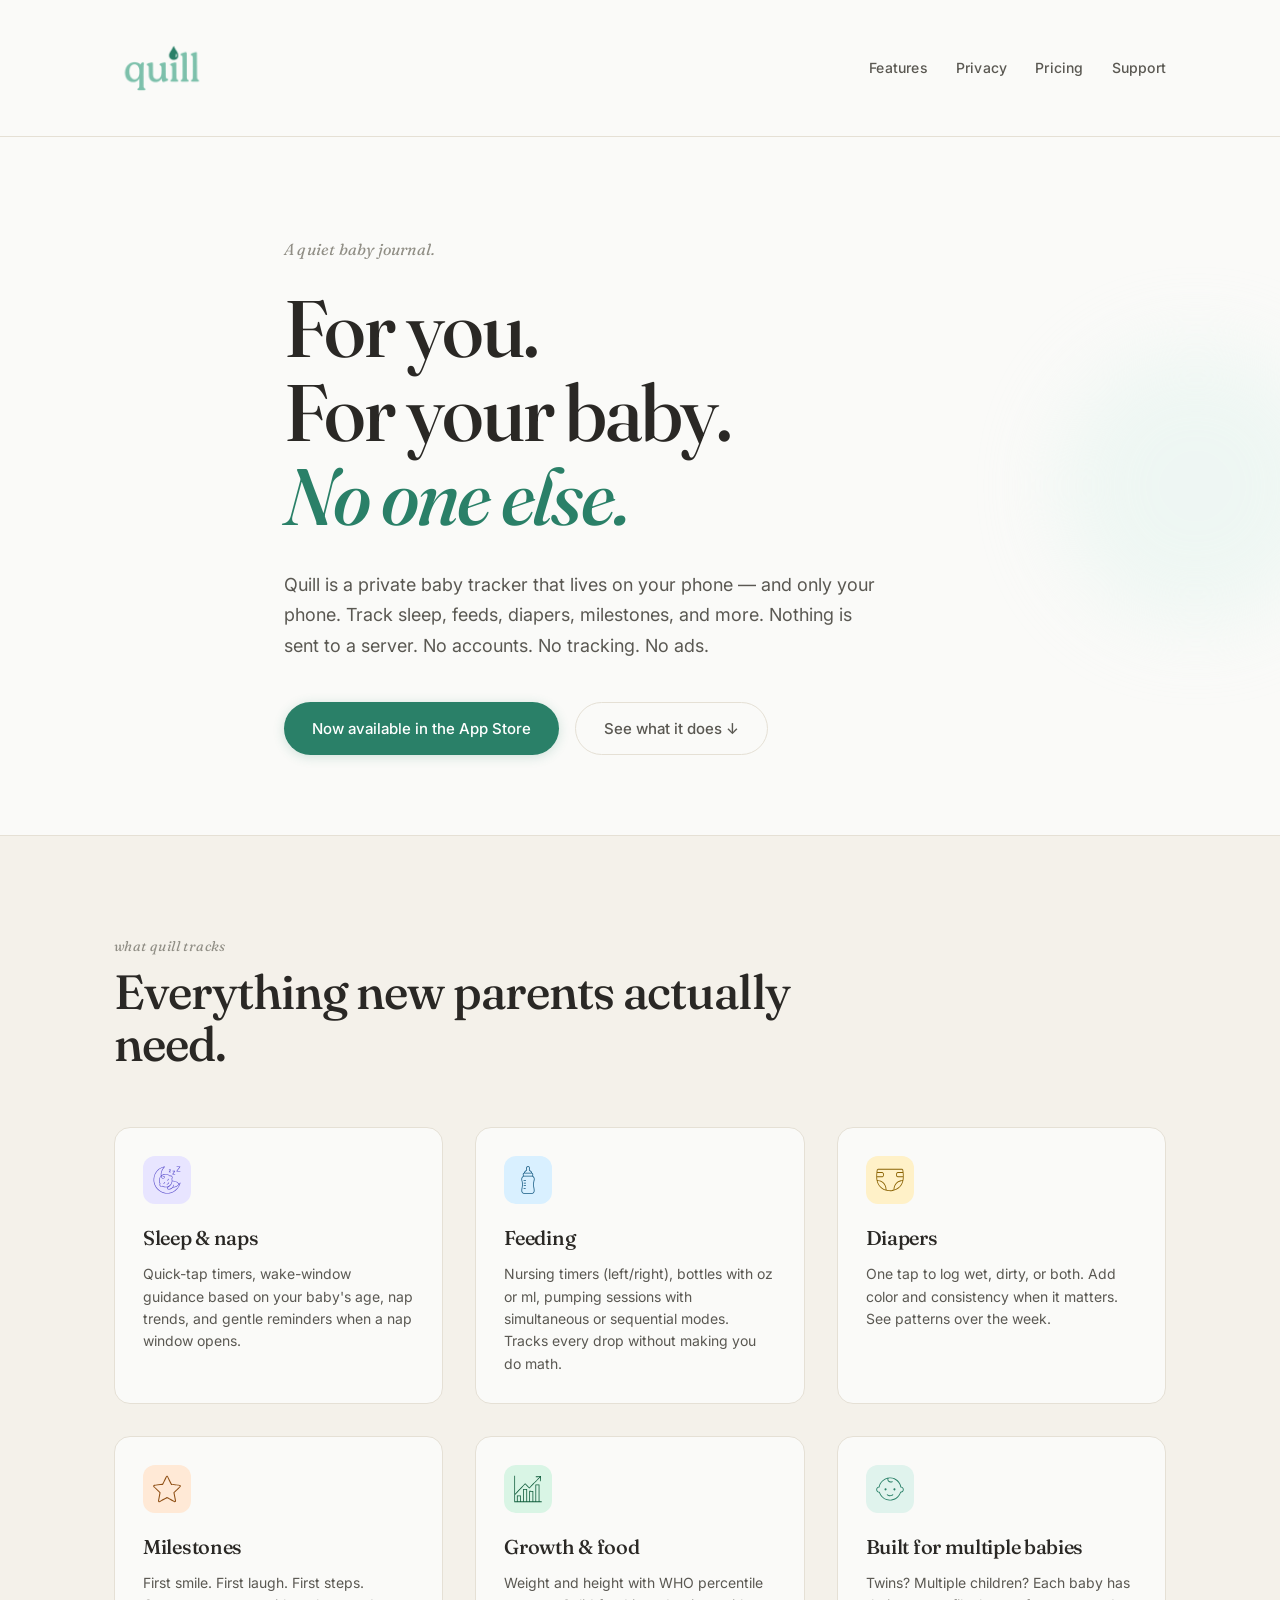
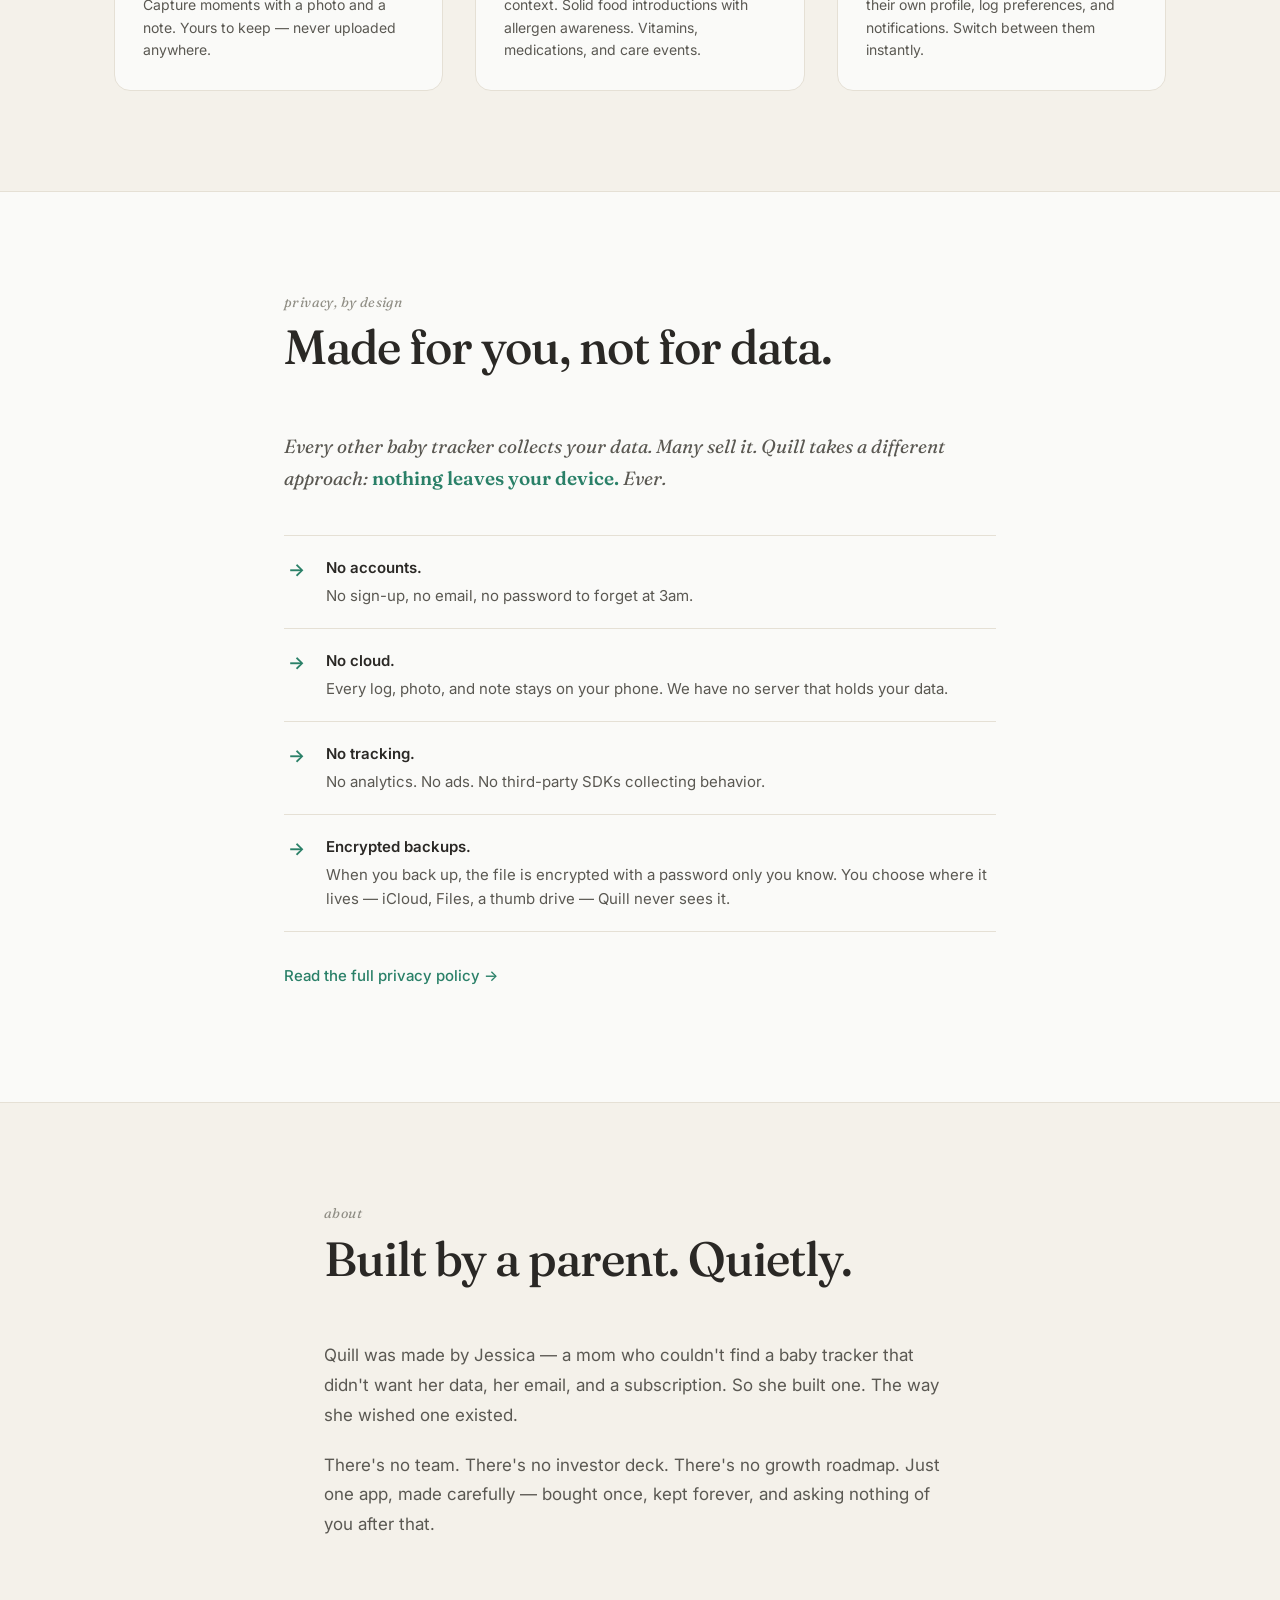
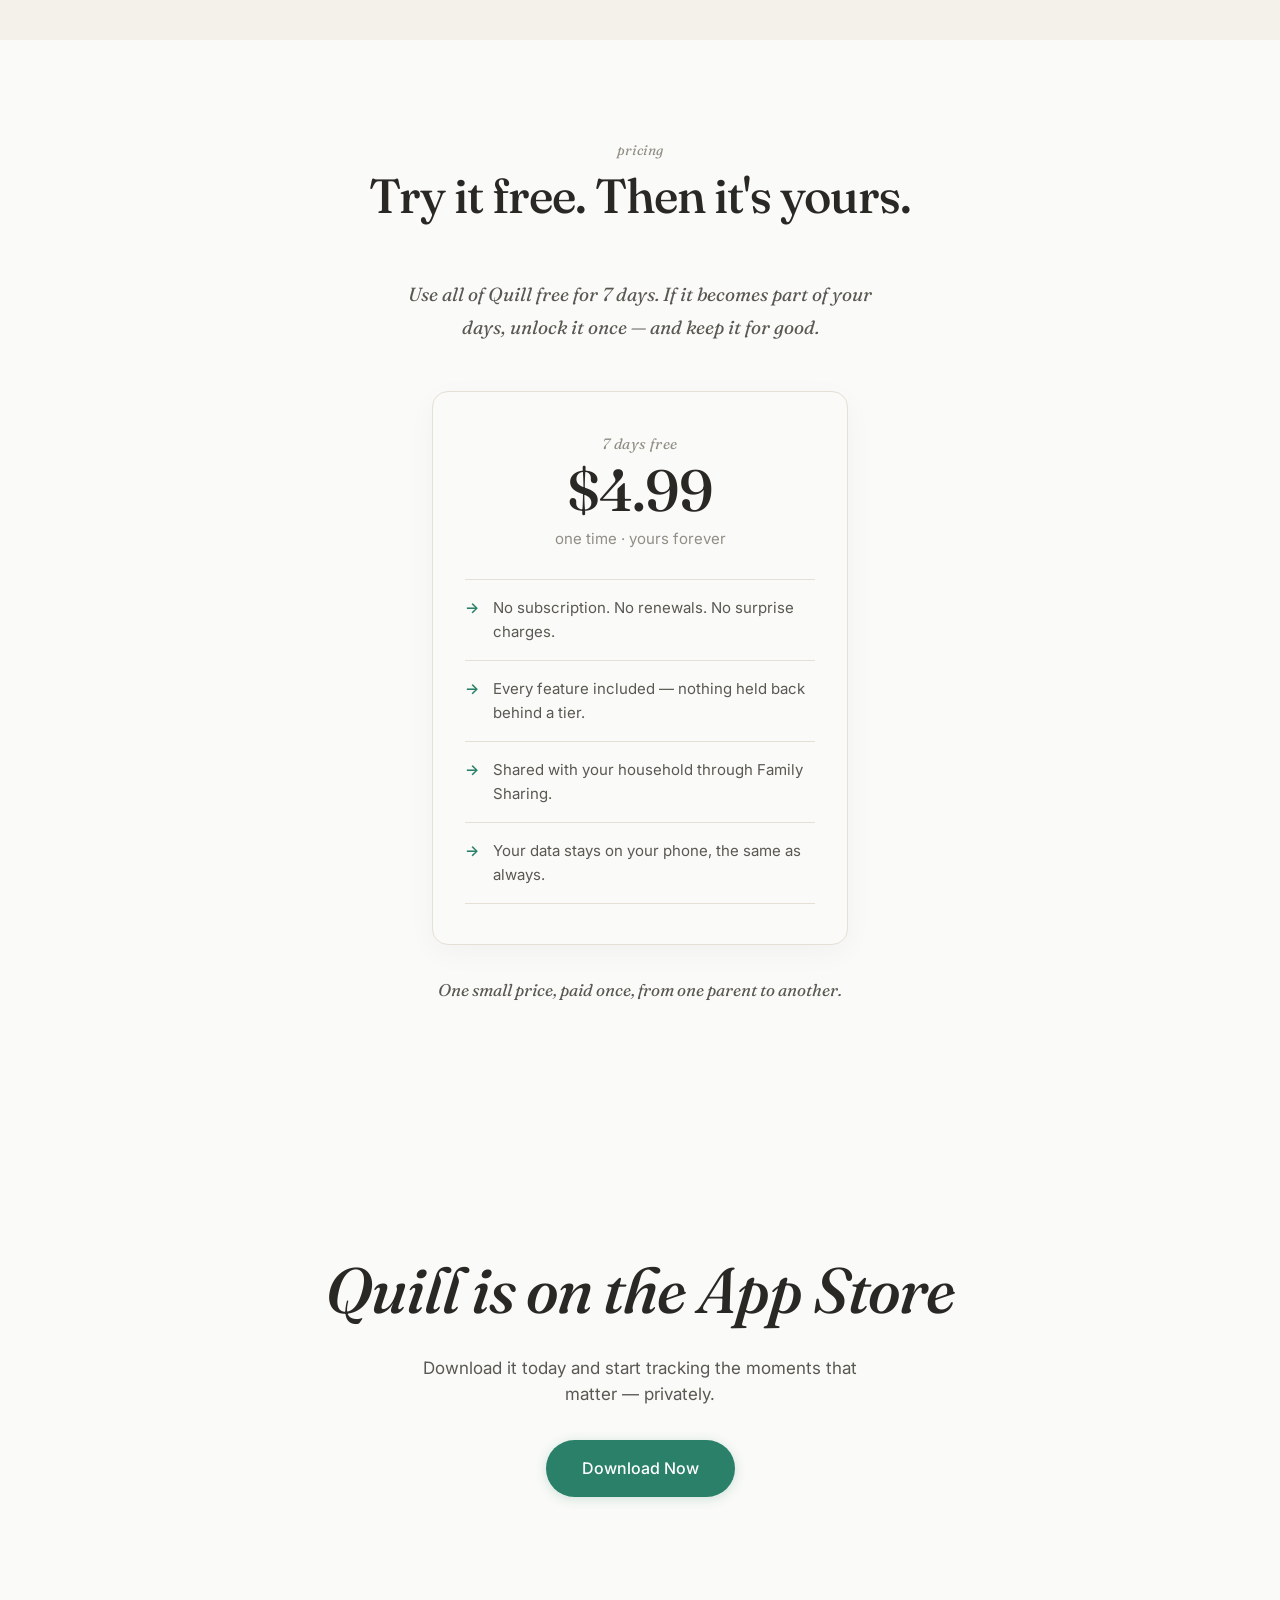
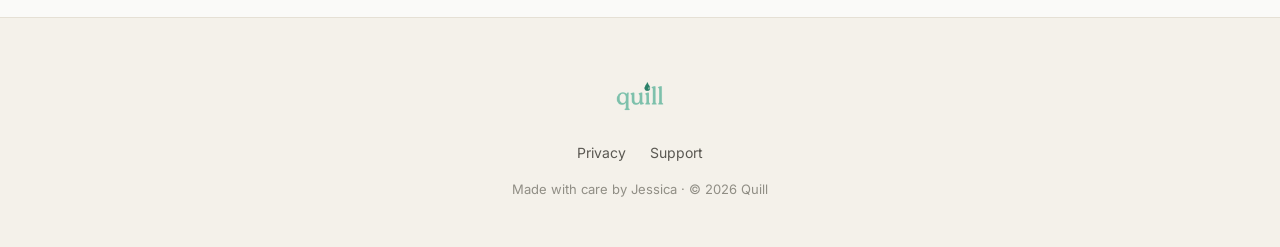
<file: index.html>
<!DOCTYPE html>
<html lang="en">
<head>
<meta charset="UTF-8" />
<meta name="viewport" content="width=device-width, initial-scale=1.0" />
<title>Quill — A baby journal that stays with you</title>
<link rel="icon" type="image/png" href="favicon.png" />
<link rel="apple-touch-icon" href="favicon.png" />
<meta name="description" content="Quill is a private, on-device baby tracker. No accounts. No cloud. No tracking. Just a quiet space to record the small moments." />
<meta property="og:title" content="Quill — A baby journal that stays with you" />
<meta property="og:description" content="Private, on-device baby tracker. No accounts. No cloud. No tracking." />
<meta property="og:type" content="website" />
<meta property="og:url" content="https://quillbaby.com" />
<link rel="preconnect" href="https://fonts.googleapis.com" />
<link rel="preconnect" href="https://fonts.gstatic.com" crossorigin />
<link href="https://fonts.googleapis.com/css2?family=Fraunces:opsz,wght@9..144,400;9..144,500;9..144,600&family=Inter:wght@400;500;600&display=swap" rel="stylesheet" />
<link rel="stylesheet" href="style.css" />
<style>
  .feature-icon svg {
    width: 28px;
    height: 28px;
    display: block;
  }
</style>
</head>
<body>

<header class="site-header">
  <div class="container header-inner">
    <a href="/" class="brand">
      <img src="logo.png" alt="Quill" class="brand-logo" />
    </a>
    <nav class="site-nav">
      <a href="#features">Features</a>
      <a href="#privacy">Privacy</a>
      <a href="#pricing">Pricing</a>
      <a href="support.html">Support</a>
    </nav>
  </div>
</header>

<main>

  <section class="hero">
    <div class="container hero-inner">
      <p class="eyebrow">A quiet baby journal.</p>
      <h1 class="hero-title">
        For you.<br />
        For your baby.<br />
        <span class="accent">No one else.</span>
      </h1>
      <p class="hero-sub">
        Quill is a private baby tracker that lives on your phone — and only your phone.
        Track sleep, feeds, diapers, milestones, and more. Nothing is sent to a server.
        No accounts. No tracking. No ads.
      </p>
      <div class="hero-cta">
        <a class="btn btn-primary" href="https://apps.apple.com/app/quill-baby-tracker/id6774439938" target="_blank">
          Now available in the App Store
        </a>
        <a class="btn btn-ghost" href="#features">
          See what it does ↓
        </a>
      </div>
    </div>
  </section>

  <section id="features" class="features">
    <div class="container">
      <p class="section-eyebrow">What Quill tracks</p>
      <h2 class="section-title">Everything new parents actually need.</h2>

      <div class="feature-grid">

        <div class="feature">
          <div class="feature-icon" style="background:#E8E5FF; color:#5B4FCC">
            <svg viewBox="0 0 200 200" xmlns="http://www.w3.org/2000/svg" aria-hidden="true"><path style="fill:currentColor" d="m 93.020119,196.65185 c -0.528,-0.0726 -2.616,-0.3568 -4.64,-0.63168 C 66.545812,193.0549 46.477908,182.56538 30.579849,165.80789 15.960955,150.39872 6.7707574,130.48098 4.3713621,109.00677 3.7737812,103.65851 3.775601,93.853973 4.3751708,88.487623 6.9104937,65.795623 16.966049,45.03308 33.053903,29.272253 37.459666,24.956048 38.66067,23.924964 43.324742,20.454545 54.150828,12.399125 65.68948,7.0631365 78.837003,4.0320845 c 4.107858,-0.947032 5.420533,-0.990378 6.13352,-0.202537 1.182389,1.306525 0.751247,2.097629 -3.393431,6.2266215 -14.105483,14.052105 -21.996973,33.038685 -21.996973,52.923754 0,3.84786 0.158387,4.43031 0.946503,3.48069 0.704862,-0.84931 6.423436,-4.382212 9.076376,-5.607338 3.497179,-1.614995 8.032048,-3.030501 11.71351,-3.656234 3.830905,-0.651133 11.665463,-0.672012 15.553154,-0.04145 8.122018,1.31735 15.834148,4.842793 22.762598,10.405462 l 1.65215,1.32646 1.96385,-0.38636 c 6.58468,-1.29546 13.27258,2.38296 15.75097,8.6632 0.84048,2.12977 1.1351,6.41047 0.59035,8.57759 -0.46136,1.83535 -1.73931,4.44733 -2.65714,5.43088 l -0.6798,0.72847 0.72346,2.95153 c 0.3979,1.62334 0.87867,4.62267 1.06837,6.665187 l 0.34491,3.71366 3.46707,0.19837 c 15.64665,0.89524 30.76227,6.8954 39.06302,15.50612 1.52747,1.5845 3.23273,3.68806 3.78948,4.67455 0.55674,0.9865 1.13327,1.79364 1.28116,1.79364 0.27114,0 2.76329,-2.98244 5.51452,-6.5994 1.55739,-2.04745 2.20146,-2.43447 3.34651,-2.01089 1.80503,0.66772 1.6694,2.42494 -0.77342,10.02021 -8.14072,25.31133 -26.10517,46.0094 -50.4976,58.18177 -8.82849,4.40561 -16.51535,6.87961 -27.2891,8.78295 -4.18483,0.7393 -5.69361,0.84187 -13.5109,0.9185 -4.840001,0.0474 -9.232001,0.0269 -9.760001,-0.0456 z m 18.409551,-4.45269 c 11.1911,-1.36069 20.06921,-3.9908 30.23045,-8.95565 11.88309,-5.80615 23.68828,-15.20043 32.16,-25.5921 5.14338,-6.30903 11.91845,-17.87818 14.34,-24.48706 0.35468,-0.968 0.75617,-2.04193 0.8922,-2.38652 0.13603,-0.34458 -1.25154,0.92966 -3.08349,2.83165 -11.09222,11.51634 -24.12348,18.4147 -39.34871,20.83003 -1.672,0.26525 -3.48746,0.48285 -4.03436,0.48355 -0.80363,0.001 -1.44812,0.44763 -3.36,2.32822 -8.51716,8.37777 -24.60439,13.69377 -31.39136,10.37321 -2.11303,-1.03381 -4.5192,-3.49963 -5.45539,-5.59063 -1.01988,-2.27795 -1.14876,-6.41268 -0.27146,-8.70951 0.36973,-0.968 0.67232,-1.84691 0.67241,-1.95312 9e-5,-0.10622 -0.74575,3.6e-4 -1.65741,0.23684 -2.783303,0.72198 -8.523829,1.16345 -12.262431,0.94302 -6.439481,-0.37966 -12.040923,-1.84488 -18.018324,-4.71324 l -3.298323,-1.58276 -2.067773,0.82724 c -6.737045,2.69524 -14.394414,-0.20902 -17.579266,-6.6674 -2.101884,-4.2623 -2.225657,-8.44993 -0.369581,-12.50414 l 0.813763,-1.77749 -1.375902,-2.96448 c -3.56848,-7.68853 -4.987407,-15.54671 -4.291078,-23.764467 0.831024,-9.80737 4.378141,-18.35515 10.91881,-26.31198 l 1.900489,-2.31197 0.06058,-7.92803 c 0.06424,-8.406265 0.416775,-11.662518 1.977989,-18.269849 2.481866,-10.503688 7.70211,-21.369883 14.278557,-29.721517 1.358468,-1.725161 3.012783,-3.767635 3.676256,-4.538831 l 1.206315,-1.4021735 -1.116256,0.234498 C 73.709496,9.5466865 67.963252,11.524355 64.72142,12.89042 36.11945,24.942914 15.242221,51.122984 9.5110023,82.124353 7.7258739,91.780483 7.5817969,103.97847 9.1443717,113.16435 c 4.2323003,24.88036 16.9512063,45.84695 36.9370703,60.88924 13.297318,10.00818 28.065359,15.96459 44.980223,18.14192 4.6093,0.59332 15.502165,0.59528 20.368005,0.004 z m 8.31045,-28.84924 c 13.964,-3.86444 22.99894,-13.05552 25.11159,-25.54557 0.2977,-1.76 0.76769,-3.452 1.04444,-3.76 0.88678,-0.98695 2.82311,-0.65215 3.28715,0.56836 0.67025,1.7629 -1.11641,9.17136 -3.21602,13.33528 -0.96865,1.92103 -1.14484,2.49636 -0.76449,2.49636 1.09022,0 7.19808,-1.4002 10.05733,-2.30559 9.21407,-2.91768 17.95903,-8.04532 25.09887,-14.7168 l 2.53887,-2.37233 -0.74747,-1.54407 c -1.09321,-2.25826 -4.15564,-5.91691 -6.64081,-7.93369 -8.37877,-6.7996 -20.6174,-11.10846 -33.94758,-11.95196 l -3.48957,-0.22081 -0.22591,2.04263 c -0.6419,5.80388 -2.76856,12.21533 -6.53083,19.68905 -4.12607,8.19642 -11.51402,15.15709 -19.44643,18.32176 -4.21679,1.68231 -6.18805,4.14722 -6.20211,7.75527 -0.01,2.49767 1.25664,4.9023 3.2215,6.11708 2.65356,1.64057 4.99426,1.64597 10.85147,0.025 z m -19.69065,-15.79384 c 16.54548,-3.49243 29.16966,-15.994 33.04065,-32.71974 0.71258,-3.07889 0.83282,-4.34622 0.84178,-8.87199 0.0104,-5.24937 -0.34695,-8.037027 -1.57644,-12.298077 -0.6758,-2.34212 -0.57622,-3.01055 0.6508,-4.36872 2.54767,-2.81996 3.40559,-6.74352 2.24169,-10.25191 -0.86122,-2.596 -3.80603,-5.41806 -6.40882,-6.14167 -2.5182,-0.70009 -3.91317,-0.68085 -6.08928,0.084 -2.18494,0.76795 -2.74185,0.59529 -5.20431,-1.61348 -5.51425,-4.94616 -13.58817,-8.76719 -21.277611,-10.069753 -3.906261,-0.661715 -12.203352,-0.487382 -15.88781,0.333813 -5.905279,1.31617 -12.062485,4.04643 -14.830421,6.57616 -3.394887,3.10274 -4.618012,7.8804 -3.068853,11.98728 1.005624,2.66594 3.694211,5.35036 6.063307,6.05391 4.303063,1.27787 8.27566,0.0711 10.370477,-3.15022 1.536993,-2.36354 1.47628,-4.85785 -0.163706,-6.72569 -1.767577,-2.01316 -4.265354,-1.78091 -5.431562,0.50505 -0.748578,1.46733 -1.851979,1.87355 -3.016493,1.11054 -1.070766,-0.7016 -1.294446,-1.80582 -0.631358,-3.11677 2.323293,-4.59324 8.212614,-5.41796 11.863629,-1.66134 2.89712,2.98091 3.435596,7.07061 1.45948,11.08467 -3.382398,6.87063 -13.030866,8.77019 -19.571847,3.85324 -3.503981,-2.63399 -5.430736,-6.20803 -5.734,-10.6363 l -0.188653,-2.75473 -2.170276,2.88 c -3.051549,4.04946 -6.058162,10.23668 -7.251251,14.92213 -2.627716,10.319447 -1.564464,20.260377 3.177723,29.710287 0.882092,1.75777 1.603804,3.55357 1.603804,3.99065 0,0.43709 -0.419777,1.45662 -0.932837,2.26564 -2.535572,3.99818 -1.922453,9.03381 1.510478,12.40578 2.09833,2.06107 4.142994,2.92603 6.942359,2.93685 1.961315,0.008 2.547451,-0.14355 4.711217,-1.21473 l 2.471218,-1.2234 3.051772,1.61114 c 5.090542,2.68747 11.12408,4.61975 16.485793,5.2797 2.564306,0.31563 9.855264,-0.11922 12.949351,-0.77232 z m -2.709351,-16.31173 c -0.797044,-0.79704 -0.813878,-1.63437 -0.05178,-2.57552 0.453595,-0.56017 1.083623,-0.78606 2.752811,-0.98701 5.15218,-0.62027 8.88709,-3.62813 10.60311,-8.53908 0.40778,-1.16698 0.99269,-2.30552 1.2998,-2.53009 0.89292,-0.65292 1.93592,-0.47655 2.6653,0.4507 0.8624,1.09637 0.70132,1.98318 -0.99752,5.49172 -2.20405,4.55193 -6.08726,7.71118 -10.8615,8.83655 -2.901321,0.68389 -4.626009,0.63694 -5.410221,-0.14727 z m -23.154384,-6.08903 c -2.020034,-0.60535 -2.800342,-2.48116 -1.515729,-3.64372 0.511975,-0.46333 0.971764,-0.51628 2.864019,-0.32982 2.067855,0.20376 2.372149,0.15295 3.682264,-0.61483 1.679883,-0.98447 2.608289,-2.36926 2.924833,-4.3626 0.276197,-1.73927 0.93557,-2.56167 2.048593,-2.5551 1.741981,0.0103 2.392299,1.185 1.949266,3.5211 -1.07204,5.65285 -6.85171,9.51377 -11.953246,7.98497 z m 26.994385,-22.29087 c -1.390151,-0.72002 -1.701271,-2.23884 -0.66988,-3.270217 0.5588,-0.5588 0.9243,-0.62344 2.65887,-0.47026 1.71854,0.15178 2.21798,0.0663 3.43413,-0.58788 1.74296,-0.93753 2.89688,-2.90611 2.89688,-4.94207 0,-2.49725 2.1191,-3.57136 3.53081,-1.78967 1.38598,1.74919 0.27688,6.19231 -2.15204,8.621227 -2.55356,2.55356 -7.21448,3.72561 -9.69877,2.43887 z m 37.92,-41.762483 c -2.0501,-1.162537 -1.77509,-1.73216 5.9179,-12.257617 3.85912,-5.28 7.02222,-9.744 7.02913,-9.92 0.008,-0.202766 -2.26125,-0.32 -6.19398,-0.32 -5.65441,0 -6.26643,-0.05423 -6.87979,-0.609596 -0.79839,-0.722894 -0.86214,-1.69833 -0.17511,-2.679202 0.49486,-0.706519 0.55792,-0.711202 9.57714,-0.711202 12.65783,0 12.46993,-0.385682 4.87034,9.996432 -8.02995,10.97006 -8.86563,12.143013 -8.86563,12.443667 0,0.153945 3.01371,0.279901 6.69714,0.279901 7.56474,0 7.81806,0.0727 7.6398,2.192443 -0.15835,1.883073 -0.55904,1.958783 -10.33694,1.953109 -5.84291,-0.0034 -8.84719,-0.122505 -9.28,-0.367935 z M 113.52298,44.661493 c -1.10444,-1.10444 -0.64364,-2.060981 4.10904,-8.529629 2.53655,-3.452371 4.52855,-6.360396 4.42667,-6.462276 -0.10188,-0.101881 -1.87895,-0.185238 -3.94905,-0.185238 -4.15297,0 -4.76952,-0.244738 -4.76952,-1.893261 0,-1.812376 0.52286,-1.946739 7.5756,-1.946739 5.79886,0 6.45534,0.0554 6.9348,0.585197 0.29128,0.321858 0.52546,0.933858 0.52039,1.36 -0.006,0.481871 -1.7711,3.19447 -4.66939,7.174803 l -4.66019,6.4 4.25497,0.08975 c 4.67738,0.09865 5.40382,0.366207 5.40382,1.990255 0,1.796728 -0.50865,1.92 -7.92234,1.92 -5.71147,0 -6.82944,-0.07749 -7.2548,-0.502857 z m 54.21714,-5.577143 c -0.72667,-0.726667 -0.8004,-1.342368 -0.27771,-2.319028 0.34993,-0.653844 5.77635,-8.044297 16.33039,-22.240972 l 5.05523,-6.7999995 -9.51396,-0.0047 c -10.7241,-0.0053 -11.0511,-0.06257 -11.21089,-1.962836 -0.18926,-2.250643 -0.54334,-2.192444 13.33864,-2.192444 13.2651,0 13.25055,-0.0017 13.63967,1.617028 0.20866,0.868044 -0.36426,1.686676 -15.60875,22.3029715 l -5.97466,8.08 h 10.25206 c 10.13325,0 11.22542,0.09997 11.88508,1.087905 0.43284,0.648238 0.25092,2.007457 -0.3403,2.542499 -0.52458,0.474743 -1.94977,0.529596 -13.76,0.529596 -12.74813,0 -13.19553,-0.02073 -13.8148,-0.64 z"/></svg>
          </div>
          <h3>Sleep &amp; naps</h3>
          <p>Quick-tap timers, wake-window guidance based on your baby's age, nap trends, and gentle reminders when a nap window opens.</p>
        </div>

        <div class="feature">
          <div class="feature-icon" style="background:#D9F0FF; color:#155A82">
            <svg viewBox="0 0 200 200" xmlns="http://www.w3.org/2000/svg" aria-hidden="true"><path style="fill:currentColor" d="m 68.844947,198.2698 c -5.631386,-1.20948 -10.738853,-5.10324 -13.387251,-10.20598 -2.151339,-4.14505 -2.530086,-6.14957 -2.505994,-13.26302 0.02208,-6.51845 0.286779,-9.18117 1.779718,-17.90274 2.146124,-12.5374 2.416938,-15.38741 2.419078,-25.45803 0.0023,-10.47816 -0.43698,-14.48637 -2.591627,-23.65132 -1.963752,-8.352972 -2.232625,-10.280052 -2.039515,-14.617836 0.198544,-4.459853 0.801896,-7.133955 2.396953,-10.623477 1.972473,-4.315199 5.035314,-7.998317 8.38895,-10.087854 0.788458,-0.49126 1.483547,-0.935618 1.544643,-0.98746 0.0611,-0.05184 -0.308457,-0.808012 -0.821226,-1.680377 -0.910145,-1.548411 -0.934879,-1.718897 -1.040322,-7.171065 -0.129752,-6.709008 0.270964,-8.253589 2.796448,-10.779075 1.308705,-1.308702 4.184804,-2.852681 5.313929,-2.852681 0.142,0 0.427911,-0.912677 0.635363,-2.028172 0.910524,-4.896088 4.071785,-9.191528 10.250478,-13.928078 6.41963,-4.921245 6.450457,-4.990296 5.416071,-12.129698 -0.261766,-1.806699 -0.478806,-4.25164 -0.482317,-5.433203 -0.01725,-5.8040671 3.094197,-11.192506 7.801622,-13.5109066 1.341894,-0.6608811 2.047102,-0.7653288 5.167365,-0.7653288 3.233137,0 3.811137,0.092686 5.492477,0.8807152 2.50778,1.1753846 4.69997,3.496292 6.11764,6.4768341 1.04905,2.2055411 1.16941,2.7579341 1.30199,5.9756401 0.099,2.401382 -0.0424,4.819183 -0.43802,7.492722 -0.8811,5.954559 -0.8089,6.085179 6.54368,11.839758 1.94869,1.525162 4.1883,3.51062 4.97692,4.412127 1.85842,2.124451 3.6692,5.734926 4.20294,8.380145 l 0.42316,2.09718 1.85498,0.694991 c 2.5565,0.957821 4.58832,2.750648 5.71298,5.040985 0.91111,1.855439 0.93069,2.012855 0.93069,7.479669 0,5.504884 -0.0136,5.612116 -0.95849,7.536499 -0.90439,1.841935 -0.92487,1.971766 -0.36283,2.299434 1.46947,0.856706 4.52364,3.493743 5.75664,4.970416 4.4453,5.323798 6.74537,13.34695 5.92793,20.677904 -0.19397,1.73949 -0.85918,5.405892 -1.47824,8.147532 -2.65421,11.75465 -3.26383,16.67026 -3.2459,26.17247 0.0154,8.15279 0.36763,11.87457 2.25395,23.81557 2.18463,13.82943 2.67982,21.96847 1.63626,26.89408 -1.67645,7.91284 -8.10076,14.37751 -15.71741,15.81613 -3.69393,0.69771 -58.712356,0.67595 -61.973713,-0.0245 z m 63.149193,-5.99931 c 3.82891,-1.5463 6.74706,-4.44335 8.3584,-8.29793 0.78663,-1.88176 0.8966,-2.62528 1.01963,-6.89466 0.17524,-6.08131 -0.27767,-11.00492 -1.90162,-20.67258 -2.06023,-12.26479 -2.12754,-13.04503 -2.12516,-24.6368 0.002,-11.69504 0.27283,-14.55346 2.15899,-22.81882 2.70362,-11.847542 3.00261,-14.49222 2.13801,-18.911035 -1.50825,-7.708433 -6.57361,-13.622763 -12.64637,-14.765936 -1.10687,-0.208364 -12.05886,-0.333085 -29.248767,-0.333085 -29.956366,0 -29.441406,-0.02944 -32.956882,1.883925 -5.12117,2.787289 -8.903867,10.323641 -8.864666,17.661268 0.01735,3.246651 0.156503,4.045721 2.517066,14.453593 1.790817,7.89581 2.270417,12.47378 2.2885,21.84462 0.01879,9.73567 -0.286957,13.01183 -2.43715,26.11501 -3.204226,19.52638 -2.607738,26.83341 2.615977,32.04594 1.893644,1.88959 3.879278,3.03679 6.530371,3.77294 1.218957,0.33847 7.697911,0.41582 31.103821,0.37131 l 29.56416,-0.0563 z M 68.665776,161.18337 c -1.106162,-1.10616 -1.088598,-2.75564 0.04065,-3.81744 0.83449,-0.78465 0.949194,-0.79765 7.801653,-0.88333 7.49866,-0.0937 8.167888,0.024 9.048356,1.59268 0.561699,1.00075 0.306821,2.33514 -0.623793,3.26576 -0.607482,0.60748 -1.118419,0.64862 -8.054601,0.64862 h -7.405965 z m 1.612735,-18.30187 c -0.709427,-0.34351 -1.433564,-1.55985 -1.433564,-2.40797 0,-0.89507 0.738539,-2.0669 1.529893,-2.42746 0.496463,-0.2262 3.159013,-0.36472 7.010863,-0.36472 3.85185,0 6.51441,0.13852 7.010873,0.36472 0.791354,0.36056 1.529883,1.53239 1.529883,2.42746 0,0.89506 -0.738529,2.06689 -1.529883,2.42745 -1.031923,0.47018 -13.141319,0.45346 -14.118065,-0.0195 z m 0.32616,-18.65572 c -1.791188,-0.74771 -2.297628,-3.1179 -0.953424,-4.4621 0.80509,-0.80509 0.816618,-0.80629 7.734456,-0.80629 6.917848,0 6.929376,10e-4 7.734466,0.80629 1.043912,1.04391 1.049445,2.48756 0.01417,3.69214 l -0.792135,0.92166 -6.516782,0.071 c -3.584233,0.0391 -6.833559,-0.0612 -7.220737,-0.22279 z m -1.879664,-19.41733 c -1.199658,-0.94365 -1.208528,-2.82403 -0.01858,-3.94291 0.83449,-0.78465 0.949194,-0.79764 7.801653,-0.883332 7.49866,-0.0937 8.167888,0.024 9.048356,1.592692 0.576583,1.02726 0.303074,2.33116 -0.681361,3.2483 -0.673632,0.62759 -1.135849,0.66607 -7.999743,0.66607 -6.872434,0 -7.333789,-0.0385 -8.150324,-0.68082 z M 129.31806,68.84662 c 1.87538,-0.969796 2.26606,-2.127613 2.26686,-6.71811 7.9e-4,-4.54707 -0.36372,-5.783471 -2.07527,-7.039198 -0.91851,-0.673884 -1.19368,-0.681179 -29.03498,-0.769644 -27.534349,-0.08749 -28.135373,-0.0759 -29.465268,0.567881 -2.207251,1.068512 -2.492946,1.877774 -2.492946,7.06159 0,5.057194 0.276907,5.989722 2.036016,6.856661 0.976089,0.481042 3.922055,0.535293 29.433281,0.542025 24.961067,0.0066 28.466167,-0.05331 29.332307,-0.501205 z m -6.60091,-20.761084 c -3.9e-4,-1.360074 -1.75042,-4.785207 -3.30872,-6.475754 -0.75958,-0.824053 -3.10867,-2.814972 -5.22019,-4.424265 -2.11151,-1.609293 -4.30741,-3.459332 -4.87976,-4.111199 -2.34442,-2.67016 -3.18682,-5.637818 -2.68521,-9.459734 0.97516,-7.430128 1.03702,-8.351184 0.68783,-10.240166 -0.47386,-2.56336 -1.85487,-4.7274141 -3.77696,-5.9185391 -1.30181,-0.8067392 -1.89114,-0.9612622 -3.604617,-0.9451426 -2.463568,0.023179 -3.665854,0.5844659 -5.272491,2.4614526 -2.189308,2.5577201 -2.613318,5.7626921 -1.631398,12.3314161 1.177249,7.875464 -0.0062,10.454245 -7.293867,15.892419 -3.896638,2.907777 -5.768552,4.764944 -7.059756,7.004154 -1.063797,1.844837 -1.752221,3.972103 -1.445862,4.467795 0.125997,0.203868 8.458069,0.320912 22.844801,0.320912 h 22.64646 z"/></svg>
          </div>
          <h3>Feeding</h3>
          <p>Nursing timers (left/right), bottles with oz or ml, pumping sessions with simultaneous or sequential modes. Tracks every drop without making you do math.</p>
        </div>

        <div class="feature">
          <div class="feature-icon" style="background:#FFF1C8; color:#8B6303">
            <svg viewBox="0 0 200 200" xmlns="http://www.w3.org/2000/svg" aria-hidden="true"><path style="fill:currentColor" d="M 92.531848,179.45301 C 83.140027,178.83704 71.263235,176.35514 62.857489,173.25198 57.570768,171.30027 48.73594,166.78773 43.969689,163.6047 23.406856,149.87231 9.4306846,128.77428 4.4705386,103.97791 1.447985,88.867795 1.1186637,68.956393 3.5065607,45.693936 4.3401959,37.572815 5.6306479,28.88621 6.3051272,26.855543 7.0644824,24.569339 9.7123546,21.932051 12.142836,21.041169 l 1.911786,-0.700757 86.643878,0.08474 86.64387,0.08474 1.64602,0.875913 c 1.94314,1.034025 3.45673,2.558627 4.38809,4.420026 1.4653,2.928489 3.55891,18.536272 4.3458,32.397826 0.63511,11.187666 0.36389,30.020774 -0.53098,36.870762 -2.94159,22.517041 -11.34778,40.786201 -25.51249,55.446221 -14.73866,15.25406 -31.58145,23.98872 -53.32662,27.65517 -7.74468,1.30583 -17.80009,1.80322 -25.820342,1.2772 z m 19.354912,-6.54018 c 5.18872,-0.56798 12.79878,-2.02445 13.10313,-2.50776 0.10786,-0.1713 0.29089,-2.70995 0.40671,-5.64144 0.29342,-7.42619 2.0164,-15.8566 4.54154,-22.22134 6.8868,-17.35853 19.85641,-30.5007 36.73717,-37.22597 5.82535,-2.32082 15.55146,-4.31624 21.03821,-4.31624 1.13246,0 2.14835,-0.14454 2.25753,-0.32121 0.73828,-1.194562 2.48351,-19.553132 1.91302,-20.12362 -0.15057,-0.15058 -8.64905,-0.315583 -18.8855,-0.366671 l -18.61173,-0.0929 -2.45142,-1.233164 c -1.34827,-0.678241 -2.83049,-1.572676 -3.29381,-1.987616 -1.60287,-1.435532 -3.55713,-4.192691 -4.3084,-6.078521 -0.69874,-1.753974 -0.75512,-2.39127 -0.76461,-8.642275 -0.008,-5.462467 0.0971,-7.094974 0.553,-8.56574 1.45771,-4.702592 5.78695,-8.762725 10.5028,-9.849921 0.87104,-0.200811 8.20107,-0.336017 18.47994,-0.340873 l 17.03626,-0.008 -0.001,-1.069911 c -0.002,-1.910361 -1.64906,-12.459088 -2.12131,-13.589327 -0.25967,-0.621489 -0.93511,-1.358535 -1.55494,-1.696756 -1.05127,-0.573497 -4.59586,-0.597994 -86.524403,-0.597994 -83.36252,0 -85.450523,0.01511 -86.350361,0.624992 -0.507175,0.343746 -1.130598,1.028116 -1.385387,1.520823 -0.461577,0.89259 -1.59667,7.896631 -2.010871,12.407983 l -0.2178984,2.373279 17.9052984,0.09575 17.905296,0.09574 2.224929,1.053927 c 4.597499,2.177792 7.727549,6.451923 8.509901,11.620396 0.580628,3.835824 0.218913,11.523178 -0.663421,14.099347 -1.269679,3.707106 -3.460817,6.373487 -6.675127,8.122935 -3.265132,1.777111 -3.576138,1.80141 -23.105644,1.805638 l -18.0633454,0.0041 0.223582,3.868138 c 0.305121,5.278793 1.46042,15.521609 1.8282154,16.208831 0.2443,0.45649 0.989692,0.59812 4.019281,0.76369 5.367116,0.29333 10.72912,1.30732 15.884894,3.00391 16.885903,5.55657 30.025089,17.08762 37.91239,33.27219 4.339413,8.90438 7.01802,20.11297 7.041168,29.46368 0.0042,1.72009 0.116579,3.29285 0.249603,3.49503 0.423962,0.64436 9.219074,2.20348 16.208217,2.87325 3.626022,0.34748 16.299153,0.16445 20.507123,-0.29617 z M 68.829604,165.57035 C 67.546737,148.78001 62.20124,135.8972 52.031738,125.08695 42.746875,115.21709 29.228753,108.5304 16.321309,107.42293 c -1.357964,-0.11652 -2.942977,-0.27406 -3.522252,-0.35008 -0.579276,-0.076 -1.135181,-0.005 -1.235347,0.15644 -0.30849,0.49916 3.242276,10.82213 5.208892,15.14357 4.442175,9.76124 10.250107,18.07814 17.949339,25.70328 6.873386,6.80723 12.986196,11.19304 21.597556,15.49576 5.382531,2.68943 11.936234,5.33214 12.444398,5.01808 0.155681,-0.0962 0.185251,-1.45505 0.06571,-3.01963 z m 64.877286,2.46755 c 8.89723,-3.03644 19.31075,-9.00465 26.99522,-15.47151 10.16272,-8.55245 19.03997,-20.85832 24.01883,-33.29553 2.0995,-5.24458 4.15821,-11.73898 3.82973,-12.08136 -0.28706,-0.29923 -6.02619,0.24467 -9.60298,0.91007 -6.33677,1.17884 -14.46826,4.44928 -20.1279,8.09529 -15.48187,9.97367 -25.30193,26.77236 -27.26913,46.648 -0.33533,3.38798 -0.43508,5.97308 -0.23049,5.97308 0.0588,0 1.13284,-0.35012 2.38672,-0.77804 z M 45.877787,73.156532 c 0.936916,-0.466883 2.166889,-1.433979 2.733274,-2.149101 1.596326,-2.015526 1.94738,-3.69939 1.94738,-9.340816 0,-6.088249 -0.38311,-7.498655 -2.653601,-9.769146 -2.616623,-2.616622 -2.486537,-2.601743 -21.884493,-2.503052 l -16.7769074,0.08536 -0.379233,4.608845 c -0.208578,2.534864 -0.490858,8.053133 -0.62729,12.262821 l -0.248058,7.653974 H 26.081582 44.174306 Z M 191.9885,67.009845 c -0.23775,-7.345912 -0.74808,-15.688841 -1.03792,-16.967611 l -0.17097,-0.754353 -17.35577,0.09594 c -19.17847,0.106022 -18.40559,0.02219 -20.97081,2.274488 -0.69451,0.609783 -1.60817,1.850482 -2.03036,2.757109 -0.70631,1.516736 -0.76789,2.084202 -0.77084,7.103922 -0.002,4.235477 0.11952,5.815734 0.54562,7.066284 0.65788,1.930757 3.04907,4.458245 4.71841,4.987357 0.78,0.247231 6.99055,0.376063 19.22563,0.398819 l 18.07341,0.03364 z"/></svg>
          </div>
          <h3>Diapers</h3>
          <p>One tap to log wet, dirty, or both. Add color and consistency when it matters. See patterns over the week.</p>
        </div>

        <div class="feature">
          <div class="feature-icon" style="background:#FFE9D6; color:#8E4E13">
            <svg viewBox="0 0 200 200" xmlns="http://www.w3.org/2000/svg" aria-hidden="true"><path style="fill:currentColor" d="m 41.069767,194.01455 c -1.725259,-0.60968 -3.658522,-2.433 -4.557248,-4.29807 -1.097588,-2.27777 -1.03631,-4.75068 0.282221,-11.38928 0.6577,-3.31142 1.961022,-10.16667 2.896269,-15.23387 0.935247,-5.06721 2.291812,-12.22831 3.01459,-15.91356 2.835673,-14.45831 3.717451,-19.35185 3.618357,-20.08049 -0.06601,-0.48537 -3.424634,-3.93866 -9.316332,-9.57891 C 31.940415,112.66942 24.553177,105.58818 20.591541,101.78426 16.629904,97.980356 11.127166,92.716384 8.363233,90.086544 2.9748189,84.959554 1.5886879,83.076374 1.2802509,80.463672 0.90812088,77.311459 2.6933134,73.672868 5.3863186,72.094662 7.3035947,70.971064 9.635539,70.618883 53.591219,64.814555 l 13.065863,-1.725342 2.682477,-5.360354 c 1.475363,-2.948195 4.14236,-8.375553 5.92666,-12.060796 3.214018,-6.638142 4.644726,-9.608881 13.069083,-27.136792 2.391148,-4.975079 4.692467,-9.5017409 5.11404,-10.0592481 0.421573,-0.5575082 1.576111,-1.4549309 2.565641,-1.9942725 3.408358,-1.8577123 7.969417,-1.1018459 10.308317,1.7083112 1.02594,1.2326668 5.20474,9.6473074 16.45105,33.1267134 0.97085,2.026884 3.75016,7.755762 6.17622,12.730841 l 4.41104,9.045597 6.01283,0.775221 c 6.64377,0.856566 18.31685,2.416029 39.30484,5.250924 7.62341,1.02971 14.34319,2.073781 14.93286,2.32016 1.55828,0.651092 3.47278,2.444577 4.263,3.99354 1.37441,2.694056 1.13333,6.988432 -0.51648,9.200384 -0.39215,0.525765 -5.53732,5.533655 -11.43371,11.128629 -12.67627,12.028299 -24.10916,22.956349 -28.92879,27.651389 l -3.46712,3.3775 1.86357,9.52636 c 1.02497,5.23951 2.25422,11.63701 2.73166,14.21668 1.3848,7.48201 4.13295,21.93891 5.3796,28.29981 0.63095,3.21934 1.14718,6.32024 1.14718,6.8909 0,3.04113 -2.09953,6.51083 -4.81006,7.94914 -1.09195,0.57943 -1.95928,0.73768 -4.06803,0.74224 -3.0078,0.006 -1.88991,0.50104 -14.74097,-6.52099 -3.13246,-1.71162 -8.2583,-4.49907 -11.39075,-6.19432 -6.32472,-3.42287 -15.55551,-8.43277 -23.95408,-13.00081 l -5.52787,-3.00663 -3.015199,1.58897 c -3.066761,1.61614 -11.097933,5.95537 -20.771368,11.22275 -2.948194,1.60534 -8.074033,4.39509 -11.390752,6.19943 -3.316719,1.80435 -8.333254,4.54846 -11.147857,6.09805 -2.814602,1.54959 -5.735685,3.03555 -6.491296,3.30215 -1.745375,0.6158 -4.389438,0.57949 -6.273051,-0.0862 z m 14.364074,-12.58639 c 15.837754,-8.60464 36.387189,-19.73525 40.23788,-21.79484 1.954122,-1.04519 3.880612,-1.90035 4.281082,-1.90035 1.077847,0 5.146737,2.14351 40.440667,21.3044 7.5721,4.11085 14.18555,7.66478 14.69658,7.89762 0.83044,0.37837 0.99188,0.34586 1.51974,-0.30602 0.69142,-0.85386 0.74379,-0.50064 -2.84401,-19.18036 -1.1856,-6.17278 -2.62079,-13.78616 -3.18932,-16.91861 -0.56854,-3.13246 -1.85561,-9.90021 -2.86017,-15.03945 -1.00457,-5.13924 -1.82548,-9.73742 -1.82427,-10.21818 0.003,-1.34824 0.73099,-2.1983 7.08649,-8.27933 3.25387,-3.11334 13.16601,-12.58888 22.02697,-21.056737 8.86097,-8.467852 16.20206,-15.683454 16.31353,-16.034662 0.51026,-1.607697 0.44054,-1.620439 -33.3684,-6.100752 -31.19012,-4.13327 -29.2,-3.783928 -30.14115,-5.290935 -0.43853,-0.702217 -17.57959,-35.928742 -21.22199,-43.613263 -4.53071,-9.558599 -5.71865,-11.72016 -6.50231,-11.83157 -0.652313,-0.09274 -1.010389,0.444892 -2.900803,4.355288 -22.041942,45.59466 -24.712395,51.0273 -25.457744,51.789988 -0.685932,0.70189 -2.104963,0.941266 -18.31755,3.089994 -27.428893,3.635273 -42.268213,5.711778 -43.454475,6.0807 -0.8208167,0.255266 -1.0888218,0.531146 -1.0888218,1.120796 0,0.84101 0.9994598,1.825033 29.2450108,28.793173 8.253614,7.88035 15.247614,14.69578 15.542222,15.14541 0.77325,1.18013 0.490863,3.553 -1.868261,15.69877 -1.109491,5.71213 -3.088534,16.11457 -4.397876,23.11653 -1.309342,7.00196 -2.858115,15.27045 -3.441717,18.37441 -1.041376,5.5387 -1.049096,5.65236 -0.415394,6.11573 0.3612,0.26412 0.948671,0.37954 1.333319,0.26196 0.37819,-0.1156 5.135037,-2.62646 10.570771,-5.57971 z"/></svg>
          </div>
          <h3>Milestones</h3>
          <p>First smile. First laugh. First steps. Capture moments with a photo and a note. Yours to keep — never uploaded anywhere.</p>
        </div>

        <div class="feature">
          <div class="feature-icon" style="background:#D9F5E5; color:#0F5C3B">
            <svg viewBox="0 0 200 200" xmlns="http://www.w3.org/2000/svg" aria-hidden="true"><path style="fill:currentColor" d="M 2.0664362,99.999996 V 5.8462722 H 4.81545 7.5644638 V 69.589031 c 0,36.893769 0.1284939,63.742769 0.30506,63.742769 0.1677833,0 7.3968302,-7.449 16.0645492,-16.55334 8.667719,-9.10433 19.470658,-20.45135 24.006531,-25.215574 4.535873,-4.764234 13.495184,-14.178812 19.90958,-20.921294 l 11.662538,-12.259066 15.081417,15.052987 15.081421,15.052988 8.30596,-8.462388 c 4.56829,-4.654306 14.40946,-14.705388 21.86929,-22.335737 7.45982,-7.630343 19.6974,-20.135948 27.19463,-27.790233 7.49722,-7.654286 14.06073,-14.43379 14.58555,-15.065566 l 0.95425,-1.148682 -1.86143,0.198292 c -4.1429,0.441329 -24.36774,1.699413 -24.54061,1.526546 -0.10212,-0.102154 -0.28045,-1.414014 -0.39622,-2.915242 l -0.21048,-2.7295063 6.83217,-0.431811 c 3.75769,-0.2374966 12.14562,-0.8186338 18.63983,-1.2914158 6.49423,-0.4727832 11.86644,-0.8008447 11.93826,-0.7290256 0.0718,0.071818 -0.0921,3.0569517 -0.36426,6.6336287 -0.58402,7.674874 -1.47154,20.823157 -1.74949,25.917957 -0.29719,5.447222 -0.0203,5.019373 -3.14906,4.866555 -1.47196,-0.07189 -2.71439,-0.164838 -2.76094,-0.20654 -0.0466,-0.0417 0.30502,-5.851235 0.78128,-12.910074 0.47627,-7.058839 0.81984,-12.972539 0.76351,-13.141556 -0.0564,-0.169016 -5.58435,5.309456 -12.28446,12.174383 -6.70012,6.864928 -16.35857,16.734067 -21.46323,21.931422 -5.10466,5.197354 -12.68538,12.928193 -16.84603,17.17965 -4.16065,4.251457 -11.77619,11.983027 -16.9234,17.181251 L 109.6321,96.391744 94.661303,81.444067 79.690507,66.49639 76.528697,69.760844 C 74.789701,71.556294 68.883029,77.743336 63.40276,83.509843 37.32294,110.95178 13.291956,136.20869 10.572382,139.03534 l -3.0079182,3.12634 v 23.0752 23.07519 h 6.5289082 6.528907 v -21.30485 -21.30486 h 14.429702 14.429701 l 0.08853,21.21895 0.08853,21.21895 7.472579,0.0926 7.472579,0.0926 0.08721,-44.07682 0.08722,-44.07676 h 14.432309 14.432323 l 0.08721,44.07684 0.08721,44.07681 7.472578,-0.0926 7.47258,-0.0926 0.0874,-37.58089 0.0874,-37.5809 0.77164,0.2068 c 0.4244,0.11374 6.91826,0.20891 14.43079,0.21149 l 13.65917,0.004 v 37.45532 37.45531 h 7.55978 7.55979 V 128.00558 67.699084 h 14.43233 14.43232 v 60.306496 60.30649 h 8.07523 8.07522 v 2.92083 2.92083 H 99.999999 2.0663911 Z M 43.988897,169.92804 v -18.38403 h -8.762482 -8.762481 v 18.38403 18.38403 h 8.762481 8.762482 z m 43.984221,-22.85118 v -41.23521 h -8.762482 -8.762481 v 41.23521 41.23521 h 8.762481 8.762482 z m 43.984222,6.52891 v -34.7063 h -8.76249 -8.76248 v 34.7063 34.7063 h 8.76248 8.76249 z M 176.11337,130.7546 V 73.368925 h -8.76248 -8.76248 l -0.0869,57.477375 -0.0869,57.47738 8.84939,-0.0917 8.84939,-0.0917 z"/></svg>
          </div>
          <h3>Growth &amp; food</h3>
          <p>Weight and height with WHO percentile context. Solid food introductions with allergen awareness. Vitamins, medications, and care events.</p>
        </div>

        <div class="feature">
          <div class="feature-icon" style="background:#E0F3ED; color:#2A8068">
            <svg viewBox="0 0 200 200" xmlns="http://www.w3.org/2000/svg" aria-hidden="true"><path style="fill:currentColor" d="m 94.534637,182.57158 C 81.220949,181.42074 69.532497,177.76627 58.615253,171.34113 42.87568,162.07789 30.334512,147.41061 23.617232,130.40983 l -1.702478,-4.3088 -2.582058,-0.43611 c -4.845325,-0.81843 -8.586202,-2.85796 -12.0670628,-6.57901 -2.0068034,-2.14528 -3.9496,-5.49242 -4.8587348,-8.37085 -0.7074321,-2.23982 -0.9359412,-7.38034 -0.4548602,-10.23251 0.6256904,-3.709523 2.8264569,-7.831693 5.7550304,-10.779543 2.7640054,-2.7822 5.6686544,-4.49137 9.3249914,-5.48706 1.438582,-0.391738 2.648784,-0.741003 2.689339,-0.776132 0.04055,-0.03513 0.302679,-1.171343 0.582499,-2.524931 4.751251,-22.983461 21.269914,-44.099208 42.986505,-54.949489 11.812156,-5.90172 23.588997,-8.656427 36.864887,-8.623025 11.76645,0.0296 21.66692,2.049466 32.23612,6.576699 16.689,7.148603 31.06092,20.364624 39.58783,36.403872 3.5646,6.705065 5.72638,12.35799 7.43845,19.451023 l 0.90593,3.753229 2.31872,0.554284 c 5.48917,1.31218 10.73876,5.51119 13.3083,10.64496 1.87508,3.74632 2.52935,6.894943 2.31166,11.124773 -0.2847,5.53182 -1.96471,9.43015 -5.82959,13.52713 -3.33866,3.53915 -6.99695,5.4743 -11.92763,6.30942 l -2.47222,0.41875 -1.24131,3.28505 c -4.10608,10.86667 -10.41446,20.55481 -18.9365,29.08185 -12.69279,12.70026 -28.86547,20.89929 -46.27831,23.46163 -3.48145,0.51231 -13.954032,0.90347 -17.042103,0.63654 z m 11.395213,-6.42938 c 14.84303,-1.20529 29.48098,-7.09421 41.33977,-16.63122 3.22584,-2.59426 8.62007,-7.92565 11.15911,-11.02912 2.74065,-3.3499 7.15263,-10.07973 9.07844,-13.84786 1.74169,-3.40786 4.3893,-9.86518 5.03164,-12.27174 0.56437,-2.11442 1.59915,-2.7454 4.50234,-2.7454 5.83117,0 10.99619,-3.2433 13.42266,-8.42854 4.45536,-9.52089 -1.40505,-20.143433 -11.75327,-21.303933 -3.04167,-0.34111 -4.00042,-1.02958 -4.34249,-3.1183 -3.91114,-23.882013 -19.10183,-44.430937 -40.81945,-55.217745 -9.92351,-4.928857 -18.84324,-7.254596 -30.58298,-7.97424 -4.502609,-0.276008 -10.817369,0.279683 -12.172591,1.071176 -0.574238,0.335374 -1.467968,1.295406 -1.986062,2.133405 -2.966985,4.798985 -0.08001,12.562475 6.290084,16.91497 5.739689,3.921751 12.583489,4.480052 18.867939,1.539203 2.60219,-1.21771 3.80581,-1.26732 4.8723,-0.200825 1.17639,1.176388 1.37983,2.408522 0.62862,3.807297 -0.50923,0.948229 -1.10786,1.378096 -3.1187,2.239487 -3.99859,1.712889 -6.32006,2.191734 -10.57126,2.180517 -4.20857,-0.01111 -5.922586,-0.328978 -9.501753,-1.762146 -6.303086,-2.523877 -11.572462,-7.881699 -13.893353,-14.126548 -0.663769,-1.786014 -0.83609,-2.885942 -0.867175,-5.535205 -0.02134,-1.818448 0.07954,-3.864201 0.224161,-4.546119 0.243815,-1.149617 0.207721,-1.239541 -0.49594,-1.235595 -1.576034,0.0089 -9.874542,3.086364 -14.645219,5.43122 -14.956019,7.351104 -26.78913,19.173025 -34.272155,34.239742 -3.241465,6.526539 -4.994844,12.07702 -6.757788,21.392396 -0.07579,0.40051 -0.474671,1.11983 -0.886382,1.59848 -0.634685,0.73787 -1.145987,0.91483 -3.36084,1.16322 -10.280115,1.15286 -16.3422486,11.778763 -11.9710592,20.983243 2.6090972,5.49402 7.6026912,8.75276 13.4175242,8.75608 3.370029,0.002 4.007851,0.54286 5.327158,4.518 7.833403,23.60243 27.731114,42.69788 51.397988,49.32564 9.200998,2.57669 17.435573,3.41155 26.438733,2.68046 z M 95.361204,151.0219 c -2.914099,-0.37238 -7.263046,-1.62865 -10.191336,-2.94394 -2.589401,-1.16308 -6.900281,-4.04783 -7.846424,-5.25066 -1.578451,-2.00666 -0.232165,-5.02597 2.241047,-5.02597 0.986162,0 1.694493,0.32781 3.239399,1.49917 5.469945,4.14735 13.560721,6.33439 20.20663,5.4621 5.80493,-0.76191 9.76137,-2.26728 13.83435,-5.26378 1.77847,-1.30843 2.58278,-1.69749 3.50915,-1.69749 2.52202,0 3.87586,3.02576 2.2683,5.06947 -1.10401,1.40351 -6.32698,4.69717 -9.21433,5.81064 -5.64594,2.17731 -12.43416,3.05766 -18.046786,2.34046 z M 66.596671,110.06246 c -3.707966,-0.9487 -5.785969,-3.72881 -5.785969,-7.74088 0,-2.724603 0.952082,-4.592033 3.143825,-6.166373 1.37122,-0.98494 1.930701,-1.17363 3.79184,-1.27879 3.45281,-0.19509 5.882793,1.19005 7.292457,4.15686 1.784148,3.754953 0.272927,8.502483 -3.284129,10.317153 -1.445552,0.73748 -3.792388,1.06142 -5.158024,0.71203 z m 62.914379,-0.0978 c -1.37854,-0.36655 -4.01477,-2.53188 -4.70314,-3.86305 -1.32474,-2.56177 -0.88008,-6.384593 0.99783,-8.578523 4.64433,-5.42585 13.36352,-2.24573 13.36352,4.874023 0,3.53947 -2.18352,6.49813 -5.54152,7.50875 -1.70549,0.51327 -2.3717,0.52278 -4.11669,0.0588 z"/></svg>
          </div>
          <h3>Built for multiple babies</h3>
          <p>Twins? Multiple children? Each baby has their own profile, log preferences, and notifications. Switch between them instantly.</p>
        </div>

      </div>
    </div>
  </section>

  <section id="privacy" class="privacy">
    <div class="container privacy-inner">
      <div class="privacy-text">
        <p class="section-eyebrow">Privacy, by design</p>
        <h2 class="section-title">Made for you, not for data.</h2>
        <p class="privacy-lead">
          Every other baby tracker collects your data. Many sell it.
          Quill takes a different approach: <strong>nothing leaves your device.</strong> Ever.
        </p>
        <ul class="privacy-promises">
          <li>
            <span class="promise-bullet">→</span>
            <div>
              <strong>No accounts.</strong> No sign-up, no email, no password to forget at 3am.
            </div>
          </li>
          <li>
            <span class="promise-bullet">→</span>
            <div>
              <strong>No cloud.</strong> Every log, photo, and note stays on your phone. We have no server that holds your data.
            </div>
          </li>
          <li>
            <span class="promise-bullet">→</span>
            <div>
              <strong>No tracking.</strong> No analytics. No ads. No third-party SDKs collecting behavior.
            </div>
          </li>
          <li>
            <span class="promise-bullet">→</span>
            <div>
              <strong>Encrypted backups.</strong> When you back up, the file is encrypted with a password only you know. You choose where it lives — iCloud, Files, a thumb drive — Quill never sees it.
            </div>
          </li>
        </ul>
        <p class="privacy-coda">
          <a href="privacy.html">Read the full privacy policy →</a>
        </p>
      </div>
    </div>
  </section>

  <section class="maker">
    <div class="container maker-inner">
      <p class="section-eyebrow">About</p>
      <h2 class="section-title">Built by a parent. Quietly.</h2>
      <p class="maker-body">
        Quill was made by Jessica — a mom who couldn't find a baby tracker that didn't want her data, her email, and a subscription.
        So she built one. The way she wished one existed.
      </p>
      <p class="maker-body">
        There's no team. There's no investor deck. There's no growth roadmap.
        Just one app, made carefully — bought once, kept forever, and asking nothing of you after that.
      </p>
    </div>
  </section>

  <section id="pricing" class="pricing">
    <div class="container pricing-inner">
      <p class="section-eyebrow">Pricing</p>
      <h2 class="section-title">Try it free. Then it's yours.</h2>
      <p class="pricing-lead">
        Use all of Quill free for 7 days. If it becomes part of your days,
        unlock it once — and keep it for good.
      </p>

      <div class="pricing-card">
        <p class="pricing-trial">7 days free</p>
        <p class="pricing-price"><span class="pricing-amount">$4.99</span></p>
        <p class="pricing-once">one time · yours forever</p>
        <ul class="pricing-points">
          <li>No subscription. No renewals. No surprise charges.</li>
          <li>Every feature included — nothing held back behind a tier.</li>
          <li>Shared with your household through Family Sharing.</li>
          <li>Your data stays on your phone, the same as always.</li>
        </ul>
      </div>

      <p class="pricing-coda">
        One small price, paid once, from one parent to another.
      </p>
    </div>
  </section>

  <section class="cta">
    <div class="container cta-inner">
      <h2>Quill is on the App Store</h2>
      <p>Download it today and start tracking the moments that matter — privately.</p>
      <a class="btn btn-primary btn-large" href="https://apps.apple.com/app/quill-baby-tracker/id6774439938" target="_blank">
        Download Now
      </a>
    </div>
  </section>

</main>

<footer class="site-footer">
  <div class="container footer-inner">
    <div class="footer-brand">
      <img src="logo.png" alt="Quill" class="brand-logo brand-logo-small" />
    </div>
    <nav class="footer-nav">
      <a href="privacy.html">Privacy</a>
      <a href="support.html">Support</a>
    </nav>
    <p class="footer-meta">
      Made with care by Jessica · &copy; <span id="year">2026</span> Quill
    </p>
  </div>
</footer>

<script>
  document.getElementById('year').textContent = new Date().getFullYear();
</script>

</body>
</html>
</file>
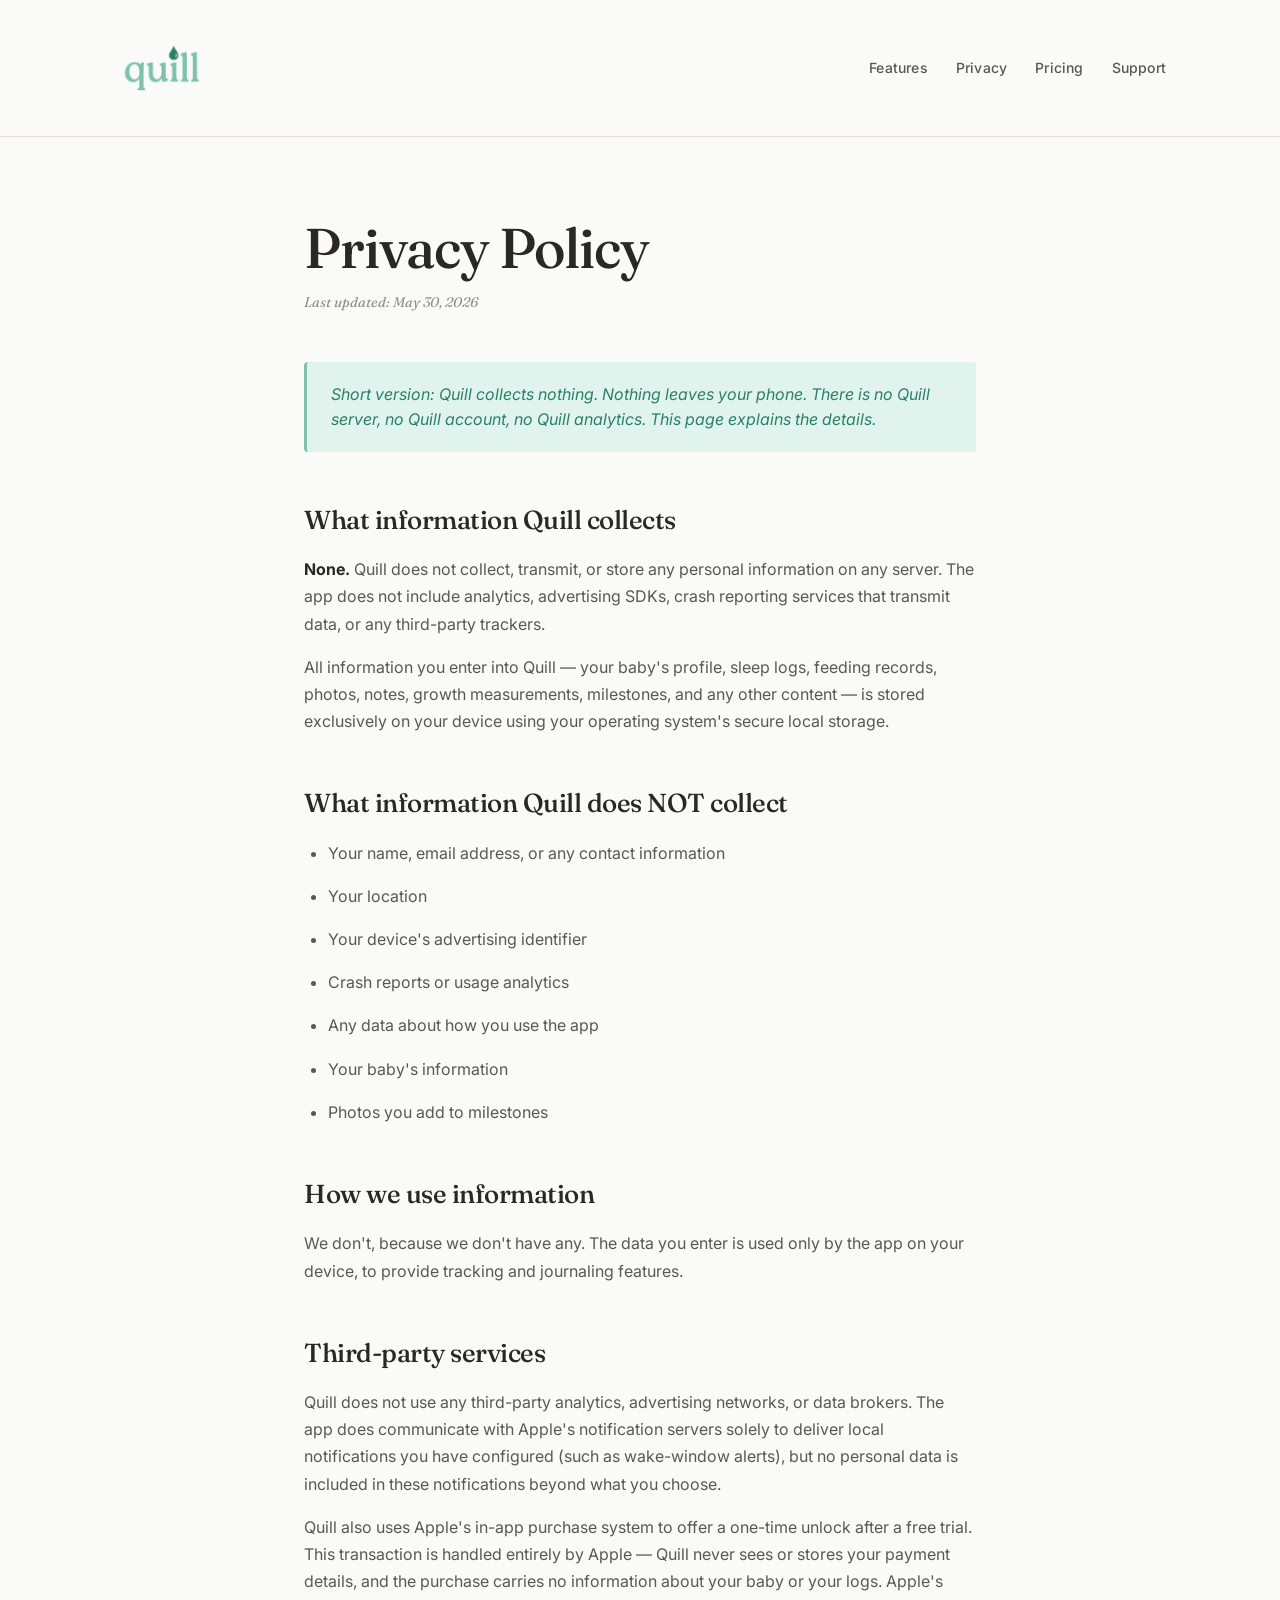
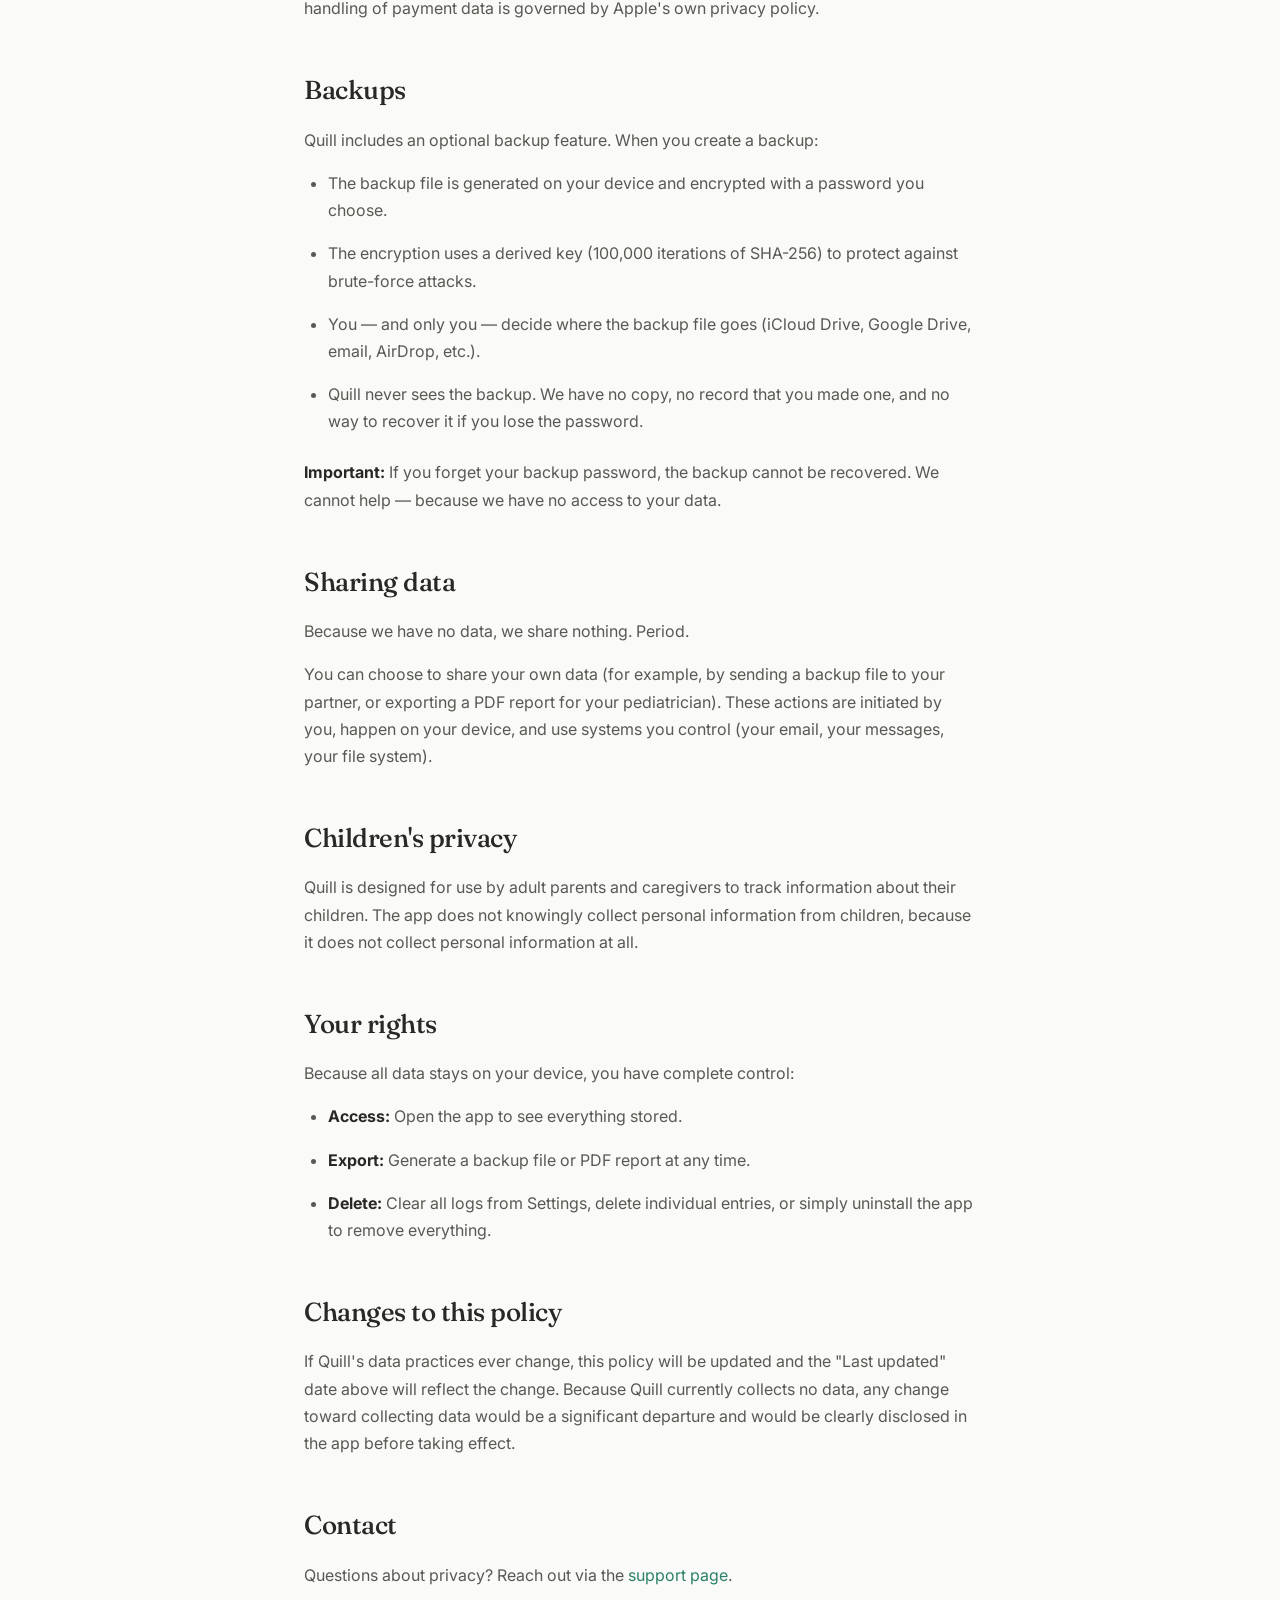
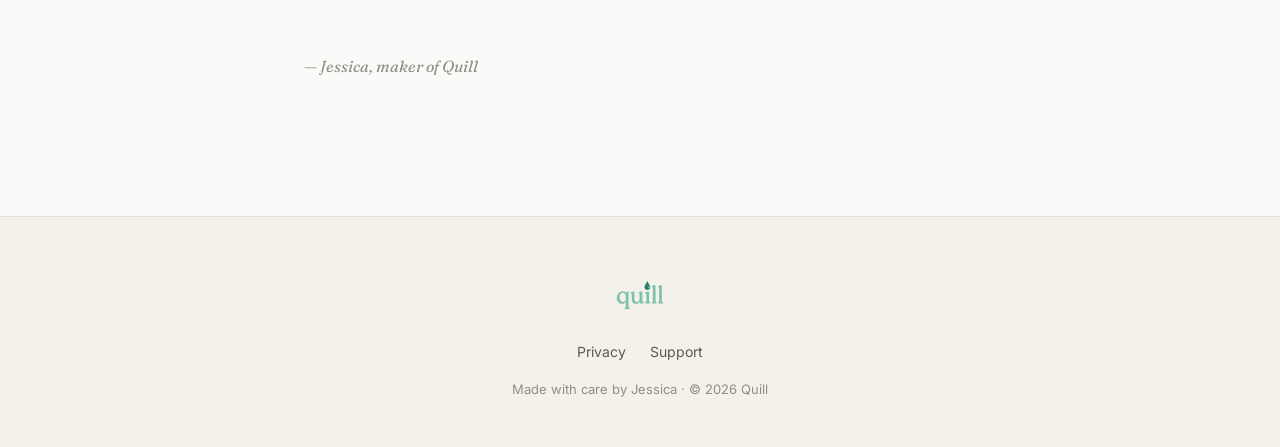
<file: privacy.html>
<!DOCTYPE html>
<html lang="en">
<head>
  <meta charset="UTF-8" />
  <meta name="viewport" content="width=device-width, initial-scale=1.0" />
  <title>Privacy Policy — Quill</title>
  <link rel="preconnect" href="https://fonts.googleapis.com" />
  <link rel="preconnect" href="https://fonts.gstatic.com" crossorigin />
  <link href="https://fonts.googleapis.com/css2?family=Fraunces:opsz,wght@9..144,400;9..144,500;9..144,600&family=Inter:wght@400;500;600&display=swap" rel="stylesheet" />
  <link rel="stylesheet" href="style.css" />
</head>
<body>

  <header class="site-header">
    <div class="container header-inner">
      <a href="/" class="brand">
        <img src="logo.png" alt="Quill" class="brand-logo" />
      </a>
      <nav class="site-nav">
        <a href="index.html#features">Features</a>
        <a href="index.html#privacy">Privacy</a>
        <a href="index.html#pricing">Pricing</a>
        <a href="support.html">Support</a>
      </nav>
    </div>
  </header>

  <main class="article">
    <div class="container article-inner">

      <h1>Privacy Policy</h1>
      <p class="article-meta">Last updated: May 30, 2026</p>

      <div class="callout">
        Short version: Quill collects nothing. Nothing leaves your phone. There is no Quill server, no Quill account, no Quill analytics. This page explains the details.
      </div>

      <h2>What information Quill collects</h2>
      <p><strong>None.</strong> Quill does not collect, transmit, or store any personal information on any server. The app does not include analytics, advertising SDKs, crash reporting services that transmit data, or any third-party trackers.</p>
      <p>All information you enter into Quill — your baby's profile, sleep logs, feeding records, photos, notes, growth measurements, milestones, and any other content — is stored exclusively on your device using your operating system's secure local storage.</p>

      <h2>What information Quill does NOT collect</h2>
      <ul>
        <li>Your name, email address, or any contact information</li>
        <li>Your location</li>
        <li>Your device's advertising identifier</li>
        <li>Crash reports or usage analytics</li>
        <li>Any data about how you use the app</li>
        <li>Your baby's information</li>
        <li>Photos you add to milestones</li>
      </ul>

      <h2>How we use information</h2>
      <p>We don't, because we don't have any. The data you enter is used only by the app on your device, to provide tracking and journaling features.</p>

      <h2>Third-party services</h2>
      <p>Quill does not use any third-party analytics, advertising networks, or data brokers. The app does communicate with Apple's notification servers solely to deliver local notifications you have configured (such as wake-window alerts), but no personal data is included in these notifications beyond what you choose.</p>
      <p>Quill also uses Apple's in-app purchase system to offer a one-time unlock after a free trial. This transaction is handled entirely by Apple — Quill never sees or stores your payment details, and the purchase carries no information about your baby or your logs. Apple's handling of payment data is governed by Apple's own privacy policy.</p>

      <h2>Backups</h2>
      <p>Quill includes an optional backup feature. When you create a backup:</p>
      <ul>
        <li>The backup file is generated on your device and encrypted with a password you choose.</li>
        <li>The encryption uses a derived key (100,000 iterations of SHA-256) to protect against brute-force attacks.</li>
        <li>You — and only you — decide where the backup file goes (iCloud Drive, Google Drive, email, AirDrop, etc.).</li>
        <li>Quill never sees the backup. We have no copy, no record that you made one, and no way to recover it if you lose the password.</li>
      </ul>
      <p><strong>Important:</strong> If you forget your backup password, the backup cannot be recovered. We cannot help — because we have no access to your data.</p>

      <h2>Sharing data</h2>
      <p>Because we have no data, we share nothing. Period.</p>
      <p>You can choose to share your own data (for example, by sending a backup file to your partner, or exporting a PDF report for your pediatrician). These actions are initiated by you, happen on your device, and use systems you control (your email, your messages, your file system).</p>

      <h2>Children's privacy</h2>
      <p>Quill is designed for use by adult parents and caregivers to track information about their children. The app does not knowingly collect personal information from children, because it does not collect personal information at all.</p>

      <h2>Your rights</h2>
      <p>Because all data stays on your device, you have complete control:</p>
      <ul>
        <li><strong>Access:</strong> Open the app to see everything stored.</li>
        <li><strong>Export:</strong> Generate a backup file or PDF report at any time.</li>
        <li><strong>Delete:</strong> Clear all logs from Settings, delete individual entries, or simply uninstall the app to remove everything.</li>
      </ul>

      <h2>Changes to this policy</h2>
      <p>If Quill's data practices ever change, this policy will be updated and the "Last updated" date above will reflect the change. Because Quill currently collects no data, any change toward collecting data would be a significant departure and would be clearly disclosed in the app before taking effect.</p>

      <h2>Contact</h2>
      <p>Questions about privacy? Reach out via the <a href="support.html">support page</a>.</p>

      <p style="margin-top: 64px; font-style: italic; color: var(--ink-faint); font-family: var(--font-display);">
        — Jessica, maker of Quill
      </p>

    </div>
  </main>

  <footer class="site-footer">
    <div class="container footer-inner">
      <div class="footer-brand">
        <img src="logo.png" alt="Quill" class="brand-logo brand-logo-small" />
      </div>
      <nav class="footer-nav">
        <a href="privacy.html">Privacy</a>
        <a href="support.html">Support</a>
      </nav>
      <p class="footer-meta">
        Made with care by Jessica · &copy; <span id="year">2026</span> Quill
      </p>
    </div>
  </footer>

  <script>document.getElementById('year').textContent = new Date().getFullYear();</script>
</body>
</html>
</file>
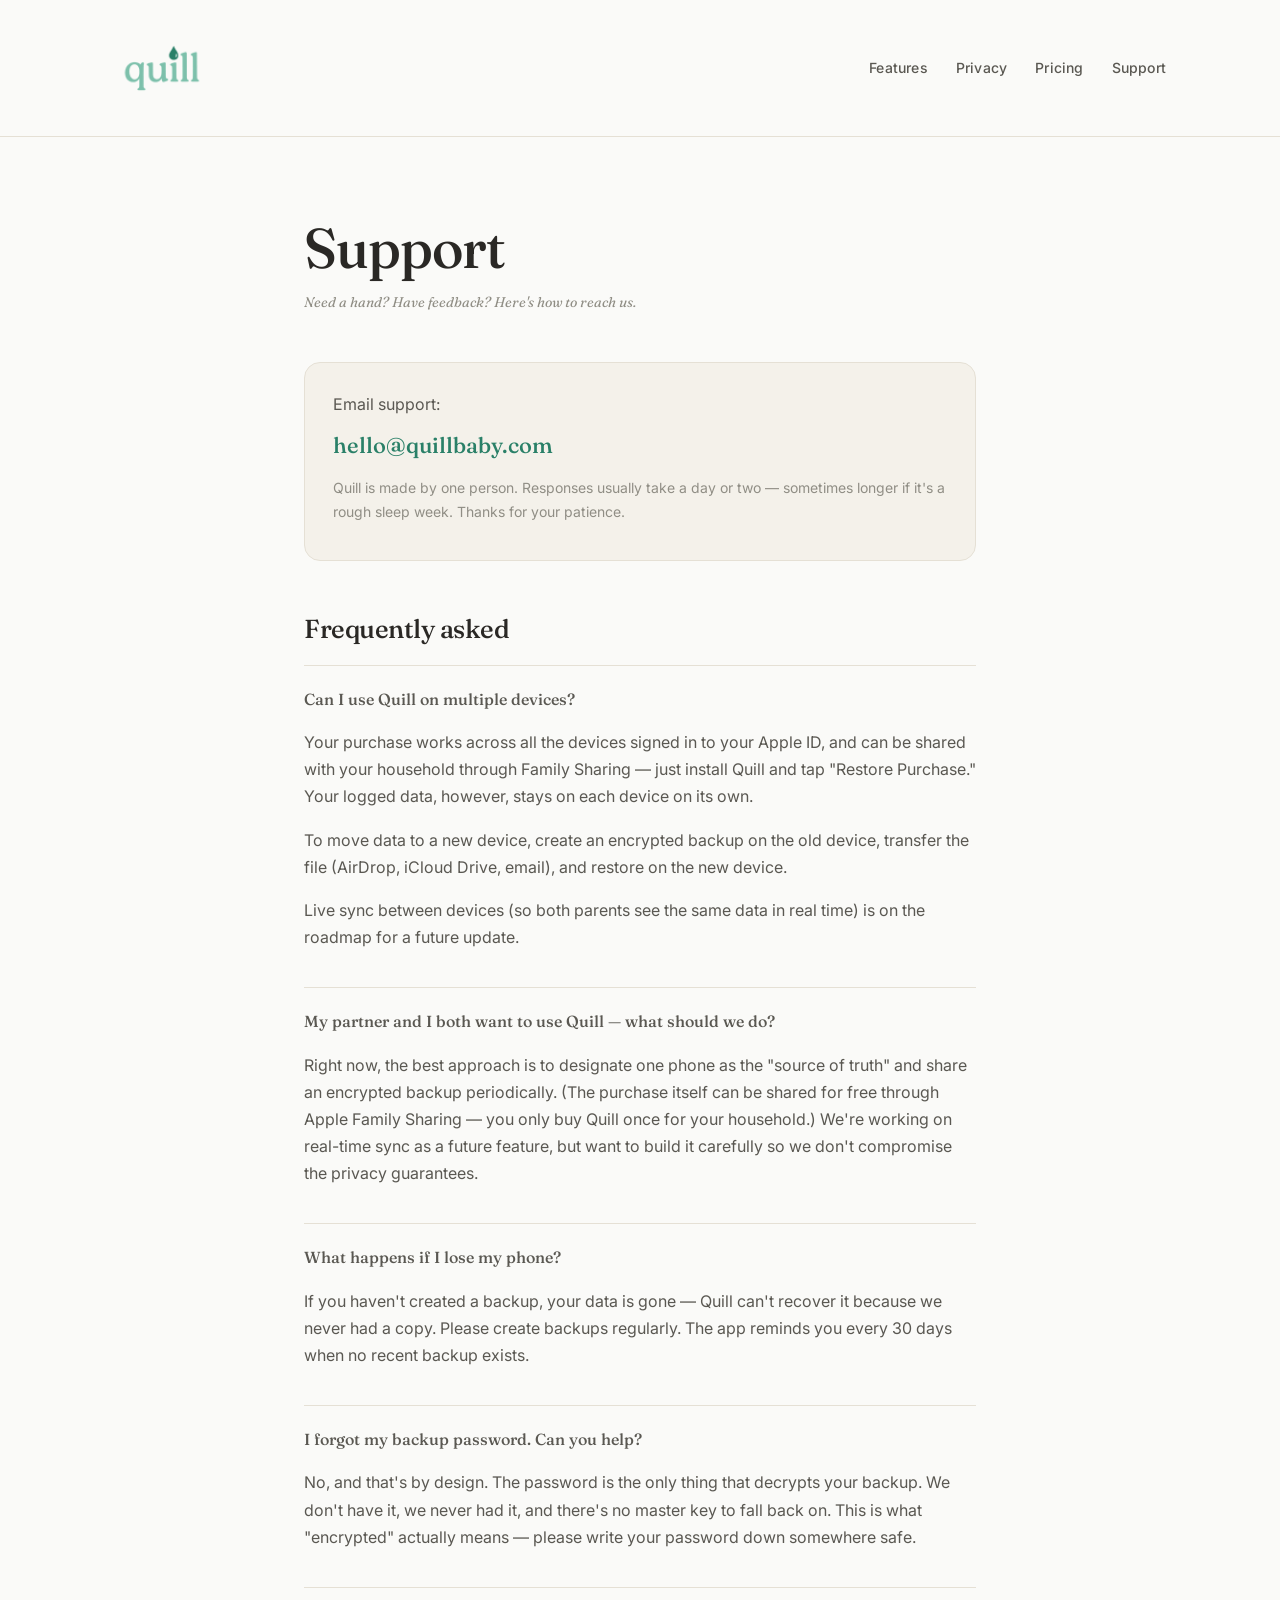
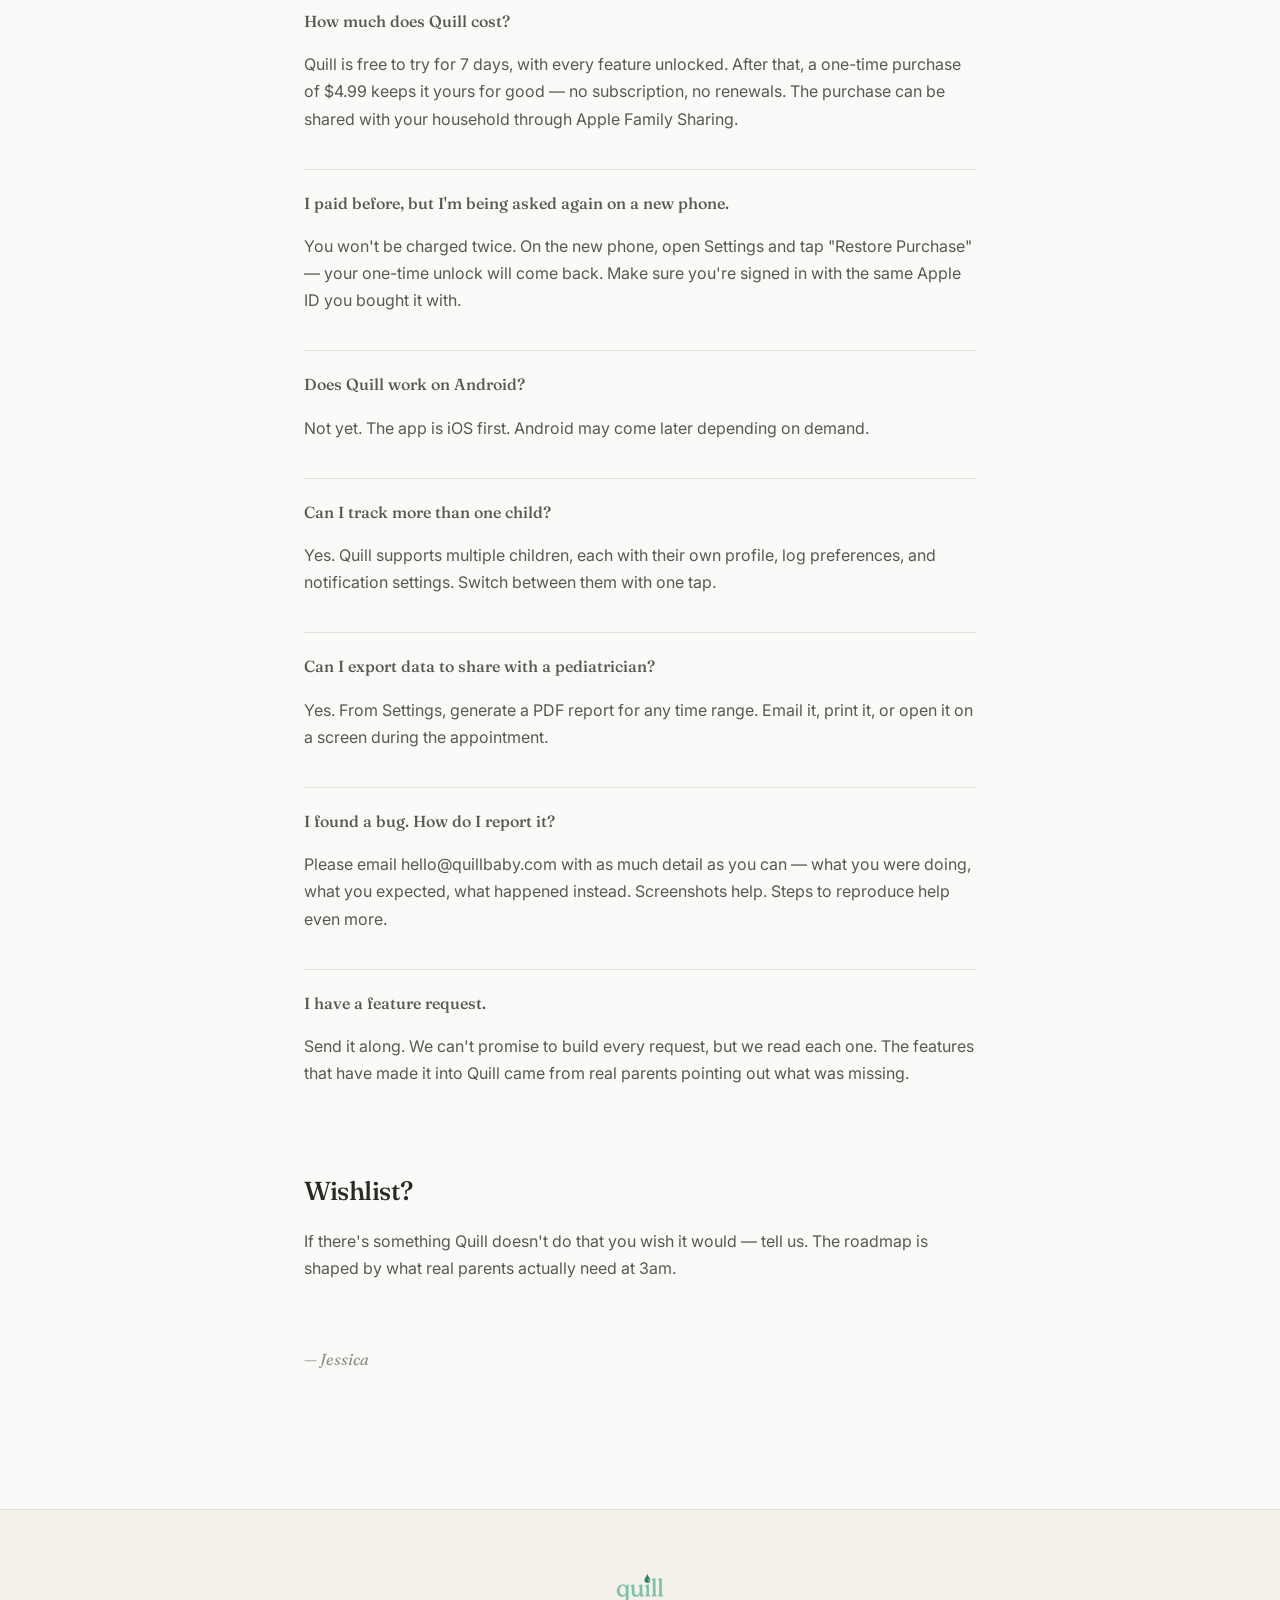
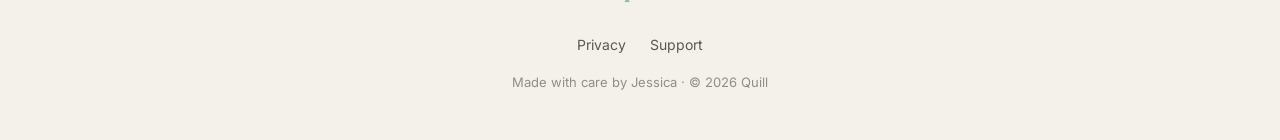
<file: support.html>
<!DOCTYPE html>
<html lang="en">
<head>
  <meta charset="UTF-8" />
  <meta name="viewport" content="width=device-width, initial-scale=1.0" />
  <title>Support — Quill</title>
  <link rel="preconnect" href="https://fonts.googleapis.com" />
  <link rel="preconnect" href="https://fonts.gstatic.com" crossorigin />
  <link href="https://fonts.googleapis.com/css2?family=Fraunces:opsz,wght@9..144,400;9..144,500;9..144,600&family=Inter:wght@400;500;600&display=swap" rel="stylesheet" />
  <link rel="stylesheet" href="style.css" />
</head>
<body>

  <header class="site-header">
    <div class="container header-inner">
      <a href="/" class="brand">
        <img src="logo.png" alt="Quill" class="brand-logo" />
      </a>
      <nav class="site-nav">
        <a href="index.html#features">Features</a>
        <a href="index.html#privacy">Privacy</a>
        <a href="index.html#pricing">Pricing</a>
        <a href="support.html">Support</a>
      </nav>
    </div>
  </header>

  <main class="article">
    <div class="container article-inner">

      <h1>Support</h1>
      <p class="article-meta">Need a hand? Have feedback? Here's how to reach us.</p>

      <div class="contact-card">
        <p>Email support:</p>
        <p class="email">hello@quillbaby.com</p>
        <p style="margin-top: 12px; font-size: 14px; color: var(--ink-faint);">
          Quill is made by one person. Responses usually take a day or two — sometimes longer if it's a rough sleep week. Thanks for your patience.
        </p>
      </div>

      <h2>Frequently asked</h2>

      <div class="faq-item">
        <p class="faq-question">Can I use Quill on multiple devices?</p>
        <p class="faq-answer">Your purchase works across all the devices signed in to your Apple ID, and can be shared with your household through Family Sharing — just install Quill and tap "Restore Purchase." Your logged data, however, stays on each device on its own.</p>
        <p class="faq-answer">To move data to a new device, create an encrypted backup on the old device, transfer the file (AirDrop, iCloud Drive, email), and restore on the new device.</p>
        <p class="faq-answer">Live sync between devices (so both parents see the same data in real time) is on the roadmap for a future update.</p>
      </div>

      <div class="faq-item">
        <p class="faq-question">My partner and I both want to use Quill — what should we do?</p>
        <p class="faq-answer">Right now, the best approach is to designate one phone as the "source of truth" and share an encrypted backup periodically. (The purchase itself can be shared for free through Apple Family Sharing — you only buy Quill once for your household.) We're working on real-time sync as a future feature, but want to build it carefully so we don't compromise the privacy guarantees.</p>
      </div>

      <div class="faq-item">
        <p class="faq-question">What happens if I lose my phone?</p>
        <p class="faq-answer">If you haven't created a backup, your data is gone — Quill can't recover it because we never had a copy. Please create backups regularly. The app reminds you every 30 days when no recent backup exists.</p>
      </div>

      <div class="faq-item">
        <p class="faq-question">I forgot my backup password. Can you help?</p>
        <p class="faq-answer">No, and that's by design. The password is the only thing that decrypts your backup. We don't have it, we never had it, and there's no master key to fall back on. This is what "encrypted" actually means — please write your password down somewhere safe.</p>
      </div>

      <div class="faq-item">
        <p class="faq-question">How much does Quill cost?</p>
        <p class="faq-answer">Quill is free to try for 7 days, with every feature unlocked. After that, a one-time purchase of $4.99 keeps it yours for good — no subscription, no renewals. The purchase can be shared with your household through Apple Family Sharing.</p>
      </div>

      <div class="faq-item">
        <p class="faq-question">I paid before, but I'm being asked again on a new phone.</p>
        <p class="faq-answer">You won't be charged twice. On the new phone, open Settings and tap "Restore Purchase" — your one-time unlock will come back. Make sure you're signed in with the same Apple ID you bought it with.</p>
      </div>

      <div class="faq-item">
        <p class="faq-question">Does Quill work on Android?</p>
        <p class="faq-answer">Not yet. The app is iOS first. Android may come later depending on demand.</p>
      </div>

      <div class="faq-item">
        <p class="faq-question">Can I track more than one child?</p>
        <p class="faq-answer">Yes. Quill supports multiple children, each with their own profile, log preferences, and notification settings. Switch between them with one tap.</p>
      </div>

      <div class="faq-item">
        <p class="faq-question">Can I export data to share with a pediatrician?</p>
        <p class="faq-answer">Yes. From Settings, generate a PDF report for any time range. Email it, print it, or open it on a screen during the appointment.</p>
      </div>

      <div class="faq-item">
        <p class="faq-question">I found a bug. How do I report it?</p>
        <p class="faq-answer">Please email hello@quillbaby.com with as much detail as you can — what you were doing, what you expected, what happened instead. Screenshots help. Steps to reproduce help even more.</p>
      </div>

      <div class="faq-item">
        <p class="faq-question">I have a feature request.</p>
        <p class="faq-answer">Send it along. We can't promise to build every request, but we read each one. The features that have made it into Quill came from real parents pointing out what was missing.</p>
      </div>

      <h2>Wishlist?</h2>
      <p>If there's something Quill doesn't do that you wish it would — tell us. The roadmap is shaped by what real parents actually need at 3am.</p>

      <p style="margin-top: 64px; font-style: italic; color: var(--ink-faint); font-family: var(--font-display);">
        — Jessica
      </p>

    </div>
  </main>

  <footer class="site-footer">
    <div class="container footer-inner">
      <div class="footer-brand">
        <img src="logo.png" alt="Quill" class="brand-logo brand-logo-small" />
      </div>
      <nav class="footer-nav">
        <a href="privacy.html">Privacy</a>
        <a href="support.html">Support</a>
      </nav>
      <p class="footer-meta">
        Made with care by Jessica · &copy; <span id="year">2026</span> Quill
      </p>
    </div>
  </footer>

  <script>document.getElementById('year').textContent = new Date().getFullYear();</script>
</body>
</html>
</file>
<file: style.css>
/* ───────────────────────────────────────────────────────────
   Quill — Editorial baby journal aesthetic
   Cream paper, sage accent, serif headlines, generous space.
   ─────────────────────────────────────────────────────────── */

:root {
  --bg: #FAFAF8;
  --bg-soft: #F4F1EA;
  --ink: #2A2825;
  --ink-soft: #5A5852;
  --ink-faint: #908E85;
  --rule: #E5E0D5;
  --sage: #2A8068;
  --sage-soft: #7DC0AB;
  --sage-bg: #E0F3ED;
  --accent: #2A8068;

  --font-display: 'Fraunces', Georgia, serif;
  --font-body: 'Inter', system-ui, sans-serif;

  --max-width: 1100px;
  --gutter: 24px;
}

* { box-sizing: border-box; }
html, body { margin: 0; padding: 0; }
body {
  background: var(--bg);
  color: var(--ink);
  font-family: var(--font-body);
  font-size: 16px;
  line-height: 1.55;
  -webkit-font-smoothing: antialiased;
  -moz-osx-font-smoothing: grayscale;
}

.container {
  max-width: var(--max-width);
  margin: 0 auto;
  padding: 0 var(--gutter);
}

a { color: var(--accent); text-decoration: none; }
a:hover { text-decoration: underline; }

/* ───────────────────────────────────────────────────────────
   Header
   ─────────────────────────────────────────────────────────── */
.site-header {
  border-bottom: 1px solid var(--rule);
  padding: 20px 0;
}
.header-inner {
  display: flex;
  justify-content: space-between;
  align-items: center;
}
.brand {
  display: inline-flex;
  align-items: baseline;
  gap: 4px;
  text-decoration: none;
  color: var(--accent);
}
.brand-word {
  font-family: var(--font-display);
  font-size: 28px;
  font-weight: 500;
  letter-spacing: -0.5px;
  color: var(--sage-soft);
}
.brand-drop {
  font-size: 14px;
  color: var(--accent);
  transform: translateY(-12px);
  display: inline-block;
  line-height: 1;
}
.brand-word.small { font-size: 20px; }
.brand-drop.small { font-size: 10px; transform: translateY(-9px); }

.site-nav {
  display: flex;
  gap: 28px;
}
.site-nav a {
  color: var(--ink-soft);
  font-size: 14px;
  font-weight: 500;
  letter-spacing: 0.2px;
}
.site-nav a:hover {
  color: var(--accent);
  text-decoration: none;
}

/* ───────────────────────────────────────────────────────────
   Hero
   ─────────────────────────────────────────────────────────── */
.hero {
  padding: 100px 0 80px;
  position: relative;
}
.hero::before {
  content: "";
  position: absolute;
  top: 50%;
  right: 0;
  width: 280px;
  height: 280px;
  background: var(--sage-bg);
  border-radius: 50%;
  transform: translate(20%, -50%);
  opacity: 0.45;
  z-index: 0;
  filter: blur(40px);
}
.hero-inner {
  position: relative;
  z-index: 1;
  max-width: 760px;
}
.eyebrow {
  font-family: var(--font-display);
  font-style: italic;
  color: var(--ink-faint);
  font-size: 16px;
  margin: 0 0 24px;
  letter-spacing: 0.2px;
}
.hero-title {
  font-family: var(--font-display);
  font-weight: 500;
  font-size: clamp(44px, 7vw, 80px);
  line-height: 1.05;
  letter-spacing: -2px;
  margin: 0 0 32px;
  color: var(--ink);
}
.hero-title .accent {
  color: var(--accent);
  font-style: italic;
  font-weight: 500;
}
.hero-sub {
  font-size: 18px;
  line-height: 1.7;
  color: var(--ink-soft);
  max-width: 600px;
  margin: 0 0 40px;
}
.hero-cta {
  display: flex;
  gap: 16px;
  flex-wrap: wrap;
}

/* ───────────────────────────────────────────────────────────
   Buttons
   ─────────────────────────────────────────────────────────── */
.btn {
  display: inline-flex;
  align-items: center;
  justify-content: center;
  padding: 14px 28px;
  border-radius: 999px;
  font-size: 15px;
  font-weight: 500;
  text-decoration: none;
  transition: transform 0.12s ease, box-shadow 0.12s ease, background 0.12s ease;
  cursor: pointer;
  border: none;
}
.btn:hover { text-decoration: none; }

.btn-primary {
  background: var(--accent);
  color: white;
  box-shadow: 0 2px 12px rgba(42, 128, 104, 0.2);
}
.btn-primary:hover {
  background: #1f6b56;
  transform: translateY(-1px);
  box-shadow: 0 4px 16px rgba(42, 128, 104, 0.3);
}

.btn-ghost {
  background: transparent;
  color: var(--ink-soft);
  border: 1px solid var(--rule);
}
.btn-ghost:hover {
  border-color: var(--ink-soft);
  color: var(--ink);
}

.btn-large {
  padding: 16px 36px;
  font-size: 16px;
}

/* ───────────────────────────────────────────────────────────
   Sections (shared)
   ─────────────────────────────────────────────────────────── */
.section-eyebrow {
  font-family: var(--font-display);
  font-style: italic;
  font-size: 14px;
  color: var(--ink-faint);
  letter-spacing: 0.4px;
  margin: 0 0 8px;
  text-transform: lowercase;
}
.section-title {
  font-family: var(--font-display);
  font-weight: 500;
  font-size: clamp(32px, 5vw, 48px);
  line-height: 1.1;
  letter-spacing: -1px;
  color: var(--ink);
  margin: 0 0 56px;
  max-width: 700px;
}

/* ───────────────────────────────────────────────────────────
   Features grid
   ─────────────────────────────────────────────────────────── */
.features {
  padding: 100px 0;
  background: var(--bg-soft);
  border-top: 1px solid var(--rule);
  border-bottom: 1px solid var(--rule);
}
.feature-grid {
  display: grid;
  grid-template-columns: repeat(auto-fit, minmax(280px, 1fr));
  gap: 32px;
}
.feature {
  background: var(--bg);
  padding: 28px;
  border-radius: 16px;
  border: 1px solid var(--rule);
  transition: transform 0.2s ease, box-shadow 0.2s ease;
}
.feature:hover {
  transform: translateY(-2px);
  box-shadow: 0 8px 28px rgba(0, 0, 0, 0.04);
}
.feature-icon {
  width: 48px;
  height: 48px;
  border-radius: 12px;
  display: flex;
  align-items: center;
  justify-content: center;
  font-size: 22px;
  font-weight: 600;
  margin-bottom: 18px;
}
.feature h3 {
  font-family: var(--font-display);
  font-size: 20px;
  font-weight: 500;
  margin: 0 0 10px;
  color: var(--ink);
  letter-spacing: -0.3px;
}
.feature p {
  font-size: 14px;
  line-height: 1.6;
  color: var(--ink-soft);
  margin: 0;
}

/* ───────────────────────────────────────────────────────────
   Privacy
   ─────────────────────────────────────────────────────────── */
.privacy {
  padding: 100px 0;
}
.privacy-inner {
  max-width: 760px;
}
.privacy-lead {
  font-size: 19px;
  line-height: 1.7;
  color: var(--ink-soft);
  margin: 0 0 40px;
  font-family: var(--font-display);
  font-weight: 400;
  font-style: italic;
}
.privacy-lead strong {
  color: var(--accent);
  font-style: normal;
  font-weight: 600;
}

.privacy-promises {
  list-style: none;
  padding: 0;
  margin: 0 0 32px;
}
.privacy-promises li {
  display: flex;
  gap: 18px;
  padding: 20px 0;
  border-top: 1px solid var(--rule);
}
.privacy-promises li:last-child {
  border-bottom: 1px solid var(--rule);
}
.promise-bullet {
  color: var(--accent);
  font-weight: 600;
  flex-shrink: 0;
  width: 24px;
  text-align: center;
  font-size: 18px;
  line-height: 1.55;
}
.privacy-promises strong {
  display: block;
  color: var(--ink);
  font-weight: 600;
  margin-bottom: 4px;
}
.privacy-promises div {
  font-size: 15px;
  line-height: 1.6;
  color: var(--ink-soft);
}

.privacy-coda {
  margin-top: 32px;
  font-size: 15px;
}
.privacy-coda a {
  color: var(--accent);
  font-weight: 500;
}

/* ───────────────────────────────────────────────────────────
   Maker
   ─────────────────────────────────────────────────────────── */
.maker {
  padding: 100px 0;
  background: var(--bg-soft);
  border-top: 1px solid var(--rule);
}
.maker-inner {
  max-width: 680px;
}
.maker-body {
  font-size: 17px;
  line-height: 1.75;
  color: var(--ink-soft);
  margin: 0 0 20px;
}
.maker-body:last-child { margin-bottom: 0; }

/* ───────────────────────────────────────────────────────────
   Pricing
   ─────────────────────────────────────────────────────────── */
.pricing {
  padding: 100px 0;
}
.pricing-inner {
  max-width: 640px;
  margin: 0 auto;
  text-align: center;
}
.pricing-lead {
  font-size: 19px;
  line-height: 1.7;
  color: var(--ink-soft);
  font-family: var(--font-display);
  font-style: italic;
  max-width: 30rem;
  margin: 0 auto 48px;
}
.pricing-card {
  background: var(--bg);
  border: 1px solid var(--rule);
  border-radius: 16px;
  padding: 40px 32px;
  max-width: 26rem;
  margin: 0 auto;
  box-shadow: 0 8px 28px rgba(0, 0, 0, 0.04);
}
.pricing-trial {
  font-family: var(--font-display);
  font-style: italic;
  font-size: 15px;
  letter-spacing: 0.4px;
  color: var(--ink-faint);
  margin: 0;
}
.pricing-price {
  margin: 6px 0 0;
  line-height: 1;
}
.pricing-amount {
  font-family: var(--font-display);
  font-size: 58px;
  font-weight: 500;
  letter-spacing: -1px;
  color: var(--ink);
}
.pricing-once {
  margin: 8px 0 28px;
  font-size: 15px;
  color: var(--ink-faint);
}
.pricing-points {
  list-style: none;
  padding: 0;
  margin: 0;
  text-align: left;
}
.pricing-points li {
  display: flex;
  gap: 14px;
  padding: 16px 0;
  border-top: 1px solid var(--rule);
  font-size: 15px;
  line-height: 1.6;
  color: var(--ink-soft);
}
.pricing-points li:last-child {
  border-bottom: 1px solid var(--rule);
}
.pricing-points li::before {
  content: "→";
  color: var(--accent);
  font-weight: 600;
  flex-shrink: 0;
}
.pricing-coda {
  margin-top: 32px;
  font-family: var(--font-display);
  font-style: italic;
  font-size: 17px;
  color: var(--ink-soft);
}

/* ───────────────────────────────────────────────────────────
   CTA
   ─────────────────────────────────────────────────────────── */
.cta {
  padding: 120px 0;
  text-align: center;
}
.cta-inner h2 {
  font-family: var(--font-display);
  font-size: clamp(40px, 6vw, 64px);
  font-weight: 500;
  font-style: italic;
  color: var(--ink);
  letter-spacing: -1px;
  margin: 0 0 16px;
}
.cta-inner p {
  font-size: 17px;
  color: var(--ink-soft);
  max-width: 480px;
  margin: 0 auto 32px;
}

/* ───────────────────────────────────────────────────────────
   Footer
   ─────────────────────────────────────────────────────────── */
.site-footer {
  background: var(--bg-soft);
  border-top: 1px solid var(--rule);
  padding: 48px 0;
}
.footer-inner {
  display: flex;
  flex-direction: column;
  align-items: center;
  gap: 16px;
}
.footer-brand {
  display: inline-flex;
  align-items: baseline;
  gap: 4px;
}
.footer-nav {
  display: flex;
  gap: 24px;
}
.footer-nav a {
  color: var(--ink-soft);
  font-size: 14px;
}
.footer-meta {
  font-size: 13px;
  color: var(--ink-faint);
  margin: 0;
  text-align: center;
}

/* ───────────────────────────────────────────────────────────
   Article pages (privacy, support)
   ─────────────────────────────────────────────────────────── */
.article {
  padding: 80px 0 120px;
}
.article-inner {
  max-width: 720px;
}
.article h1 {
  font-family: var(--font-display);
  font-weight: 500;
  font-size: clamp(36px, 5vw, 56px);
  line-height: 1.1;
  letter-spacing: -1px;
  margin: 0 0 12px;
  color: var(--ink);
}
.article .article-meta {
  font-size: 14px;
  color: var(--ink-faint);
  font-style: italic;
  font-family: var(--font-display);
  margin: 0 0 48px;
}
.article h2 {
  font-family: var(--font-display);
  font-weight: 500;
  font-size: 26px;
  letter-spacing: -0.5px;
  color: var(--ink);
  margin: 48px 0 16px;
}
.article h3 {
  font-family: var(--font-display);
  font-weight: 500;
  font-size: 19px;
  color: var(--ink);
  margin: 32px 0 12px;
}
.article p, .article li {
  font-size: 16px;
  line-height: 1.7;
  color: var(--ink-soft);
  margin: 0 0 16px;
}
.article ul, .article ol {
  padding-left: 24px;
  margin: 0 0 24px;
}
.article strong { color: var(--ink); }
.article .callout {
  background: var(--sage-bg);
  border-left: 3px solid var(--sage-soft);
  padding: 20px 24px;
  border-radius: 4px;
  margin: 32px 0;
  font-style: italic;
  color: #2A8068;
}

/* FAQ */
.faq-item {
  border-top: 1px solid var(--rule);
  padding: 20px 0;
}
.faq-item:last-child {
  border-bottom: 1px solid var(--rule);
}
.faq-question {
  font-family: var(--font-display);
  font-size: 18px;
  font-weight: 500;
  color: var(--ink);
  margin: 0 0 8px;
}
.faq-answer {
  margin: 0;
  color: var(--ink-soft);
}

/* Contact card */
.contact-card {
  background: var(--bg-soft);
  border: 1px solid var(--rule);
  padding: 28px;
  border-radius: 16px;
  margin: 32px 0;
}
.contact-card p {
  margin: 0 0 8px;
}
.contact-card .email {
  font-family: var(--font-display);
  font-size: 22px;
  color: var(--accent);
  font-weight: 500;
}

/* ───────────────────────────────────────────────────────────
   Mobile
   ─────────────────────────────────────────────────────────── */
@media (max-width: 640px) {
  :root { --gutter: 20px; }
  .hero { padding: 60px 0 60px; }
  .features, .privacy, .maker, .pricing { padding: 64px 0; }
  .cta { padding: 80px 0; }
  .site-nav { gap: 16px; }
  .site-nav a { font-size: 13px; }
  .section-title { margin-bottom: 36px; }
  .feature { padding: 22px; }
  .footer-inner { text-align: center; }
}

/* ───────────────────────────────────────────────────────────
   Logo image (replaces text wordmark)
   ─────────────────────────────────────────────────────────── */
.brand-logo {
  height: 96px;
  width: auto;
  max-height: 96px;
  display: block;
}
.brand-logo-small {
  height: 60px;
  max-height: 60px;
}
</file>
